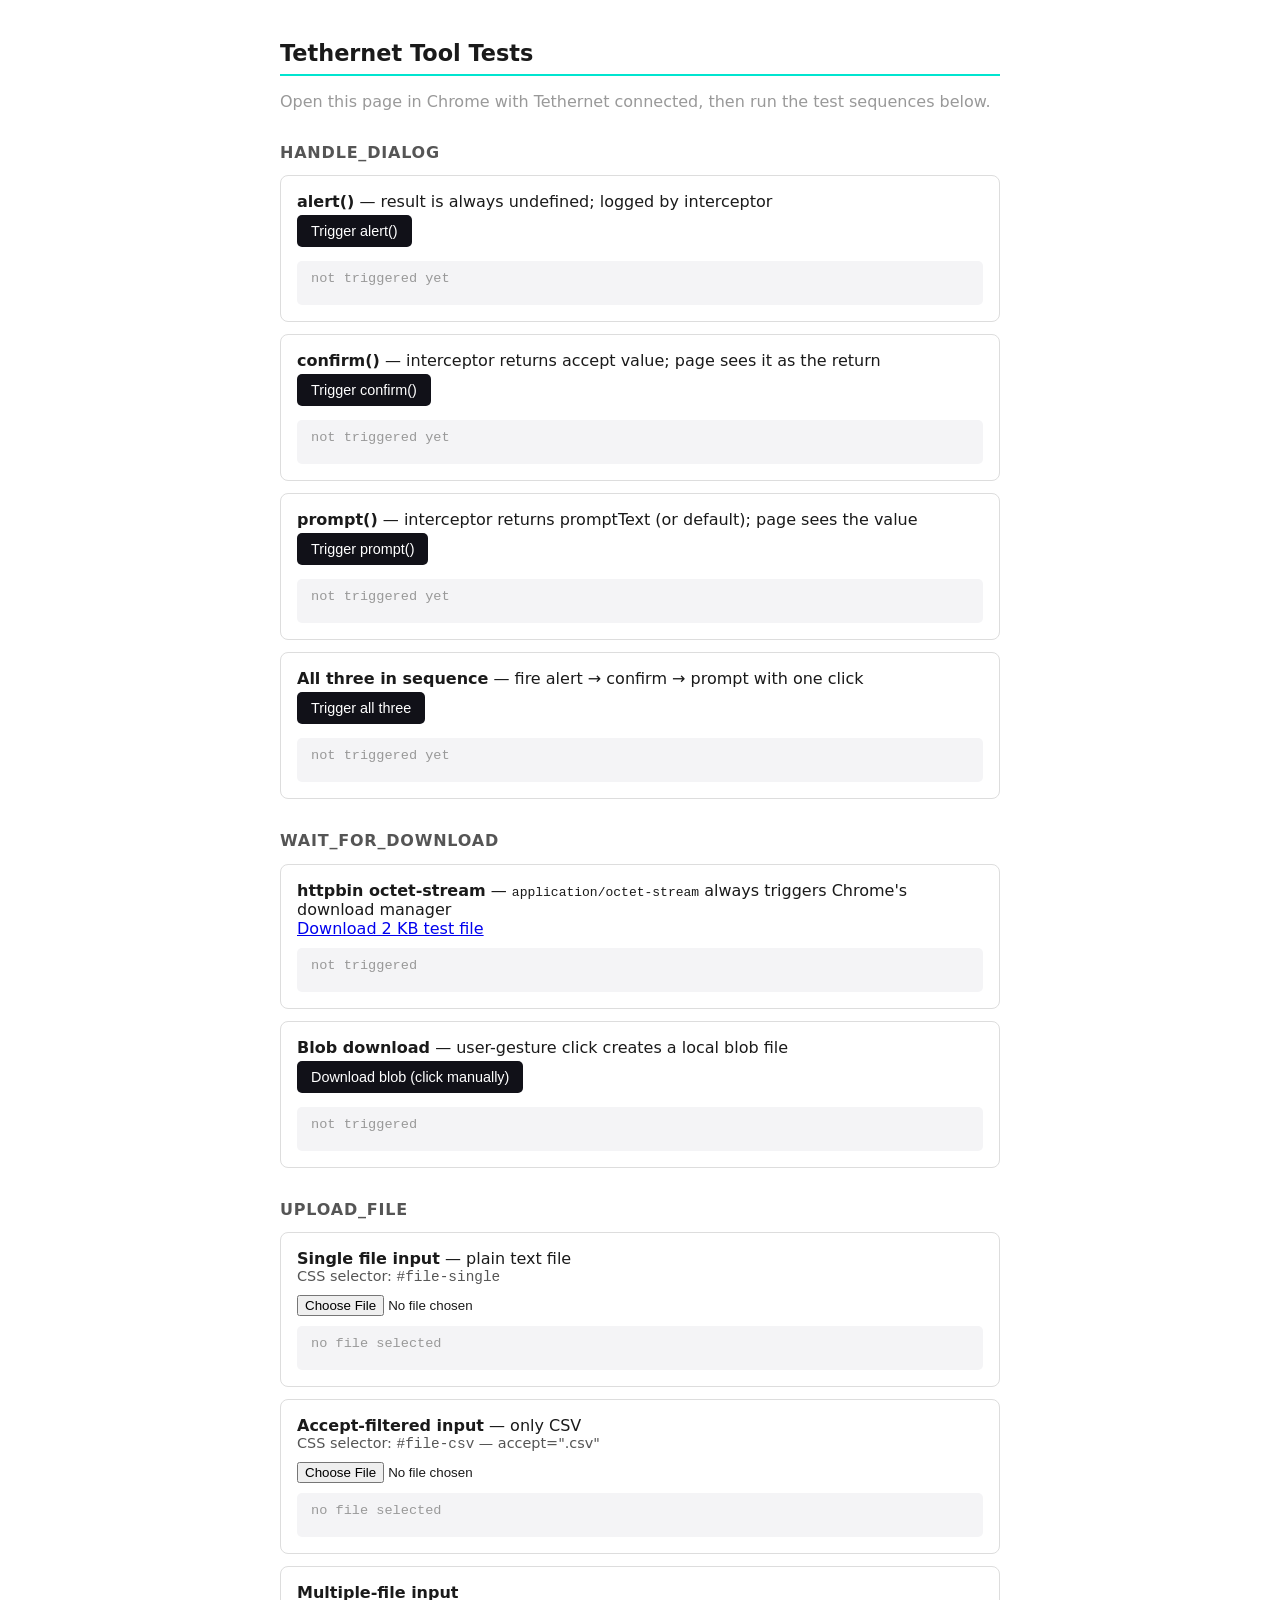
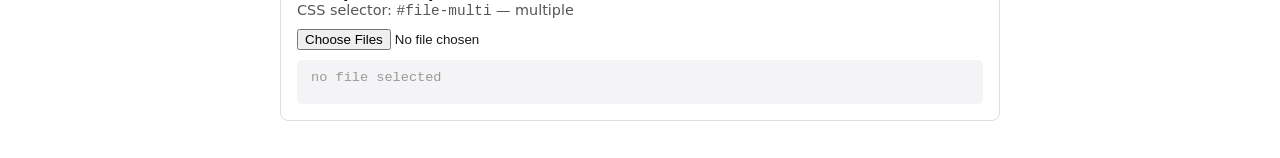
<file: test/tool-tests/index.html>
<!DOCTYPE html>
<html lang="en">
<head>
  <meta charset="UTF-8">
  <title>Tethernet Tool Tests</title>
  <style>
    body { font-family: system-ui, sans-serif; max-width: 720px; margin: 40px auto; padding: 0 20px; color: #1a1a1a; }
    h1 { font-size: 1.4rem; border-bottom: 2px solid #00e5d0; padding-bottom: 8px; }
    h2 { font-size: 1rem; margin-top: 2rem; color: #555; text-transform: uppercase; letter-spacing: .05em; }
    .card { border: 1px solid #ddd; border-radius: 8px; padding: 16px; margin: 12px 0; }
    button { background: #111118; color: #fff; border: none; border-radius: 5px; padding: 8px 14px; cursor: pointer; font-size: .9rem; margin: 4px 4px 4px 0; }
    button:hover { background: #333; }
    .result { background: #f4f4f6; border-radius: 5px; padding: 10px 14px; margin-top: 10px; font-family: monospace; font-size: .85rem; min-height: 24px; white-space: pre-wrap; word-break: break-all; }
    .ok   { color: #16a34a; font-weight: bold; }
    .err  { color: #dc2626; font-weight: bold; }
    .dim  { color: #999; }
    input[type=file] { display: block; margin: 10px 0; }
    label { font-size: .9rem; color: #555; display: block; margin-bottom: 4px; }
  </style>
</head>
<body>

<h1>Tethernet Tool Tests</h1>
<p class="dim">Open this page in Chrome with Tethernet connected, then run the test sequences below.</p>

<!-- ── DIALOG TESTS ─────────────────────────────────────────────── -->
<h2>handle_dialog</h2>

<div class="card">
  <strong>alert()</strong> — result is always undefined; logged by interceptor
  <br>
  <button onclick="triggerAlert()">Trigger alert()</button>
  <div class="result dim" id="alert-result">not triggered yet</div>
</div>

<div class="card">
  <strong>confirm()</strong> — interceptor returns accept value; page sees it as the return
  <br>
  <button onclick="triggerConfirm()">Trigger confirm()</button>
  <div class="result dim" id="confirm-result">not triggered yet</div>
</div>

<div class="card">
  <strong>prompt()</strong> — interceptor returns promptText (or default); page sees the value
  <br>
  <button onclick="triggerPrompt()">Trigger prompt()</button>
  <div class="result dim" id="prompt-result">not triggered yet</div>
</div>

<div class="card">
  <strong>All three in sequence</strong> — fire alert → confirm → prompt with one click
  <br>
  <button onclick="triggerAll()">Trigger all three</button>
  <div class="result dim" id="all-result">not triggered yet</div>
</div>

<!-- ── DOWNLOAD TESTS ─────────────────────────────────────────── -->
<h2>wait_for_download</h2>

<div class="card">
  <strong>httpbin octet-stream</strong> — <code>application/octet-stream</code> always triggers Chrome's download manager
  <br>
  <a id="download-link" href="https://httpbin.org/bytes/2048">Download 2 KB test file</a>
  <div class="result dim" id="download-result">not triggered</div>
</div>

<div class="card">
  <strong>Blob download</strong> — user-gesture click creates a local blob file
  <br>
  <button id="blob-download-btn" onclick="downloadBlob()">Download blob (click manually)</button>
  <div class="result dim" id="blob-result">not triggered</div>
</div>

<!-- ── FILE UPLOAD TESTS ───────────────────────────────────────── -->
<h2>upload_file</h2>

<div class="card">
  <strong>Single file input</strong> — plain text file
  <label for="file-single">CSS selector: <code>#file-single</code></label>
  <input type="file" id="file-single">
  <div class="result dim" id="file-single-result">no file selected</div>
</div>

<div class="card">
  <strong>Accept-filtered input</strong> — only CSV
  <label for="file-csv">CSS selector: <code>#file-csv</code> — accept=".csv"</label>
  <input type="file" id="file-csv" accept=".csv">
  <div class="result dim" id="file-csv-result">no file selected</div>
</div>

<div class="card">
  <strong>Multiple-file input</strong>
  <label for="file-multi">CSS selector: <code>#file-multi</code> — multiple</label>
  <input type="file" id="file-multi" multiple>
  <div class="result dim" id="file-multi-result">no file selected</div>
</div>

<script>
  /* ── Download helpers ── */
  document.getElementById('download-link').addEventListener('click', () => {
    document.getElementById('download-result').innerHTML = '<span class="ok">Link clicked — waiting for download...</span>';
  });

  function downloadBlob() {
    const content = 'Tethernet wait_for_download blob test\nTimestamp: ' + Date.now();
    const blob = new Blob([content], { type: 'text/plain' });
    const url = URL.createObjectURL(blob);
    const a = document.createElement('a');
    a.href = url;
    a.download = 'tethernet-blob-test.txt';
    document.body.appendChild(a);
    a.click();
    document.body.removeChild(a);
    URL.revokeObjectURL(url);
    document.getElementById('blob-result').innerHTML = '<span class="ok">Blob download triggered</span>';
  }

  /* ── Dialog helpers ── */
  function triggerAlert() {
    const msg = 'This is a test alert from Tethernet';
    alert(msg);
    document.getElementById('alert-result').innerHTML =
      `<span class="ok">alert() fired</span> — message: "${msg}"`;
  }

  function triggerConfirm() {
    const result = confirm('Do you want to proceed? (interceptor should return accept value)');
    document.getElementById('confirm-result').innerHTML =
      `<span class="${result ? 'ok' : 'err'}">confirm() returned: ${result}</span>`;
  }

  function triggerPrompt() {
    const result = prompt('Enter your name:', 'Default Value');
    document.getElementById('prompt-result').innerHTML = result === null
      ? '<span class="err">prompt() returned: null (dismissed)</span>'
      : `<span class="ok">prompt() returned: "${result}"</span>`;
  }

  function triggerAll() {
    alert('Step 1: alert');
    const c = confirm('Step 2: confirm — accept?');
    const p = prompt('Step 3: prompt — enter text:', 'default');
    document.getElementById('all-result').innerHTML =
      `alert fired | confirm→${c} | prompt→"${p}"`;
  }

  /* ── File upload helpers ── */
  function wireFileInput(inputId, resultId) {
    document.getElementById(inputId).addEventListener('change', function () {
      const files = Array.from(this.files);
      if (!files.length) {
        document.getElementById(resultId).innerHTML = '<span class="dim">no file selected</span>';
        return;
      }
      const readers = files.map(f => new Promise(resolve => {
        const r = new FileReader();
        r.onload = e => resolve({ name: f.name, size: f.size, type: f.type || '(none)', preview: e.target.result });
        r.readAsText(f);
      }));
      Promise.all(readers).then(results => {
        document.getElementById(resultId).innerHTML = results.map(r =>
          `<span class="ok">✓</span> <strong>${r.name}</strong> — ${r.size} bytes, type: ${r.type}\n` +
          `Preview: ${String(r.preview).slice(0, 120)}${r.preview.length > 120 ? '…' : ''}`
        ).join('\n\n');
      });
    });
  }

  wireFileInput('file-single', 'file-single-result');
  wireFileInput('file-csv', 'file-csv-result');
  wireFileInput('file-multi', 'file-multi-result');
</script>

</body>
</html>
</file>
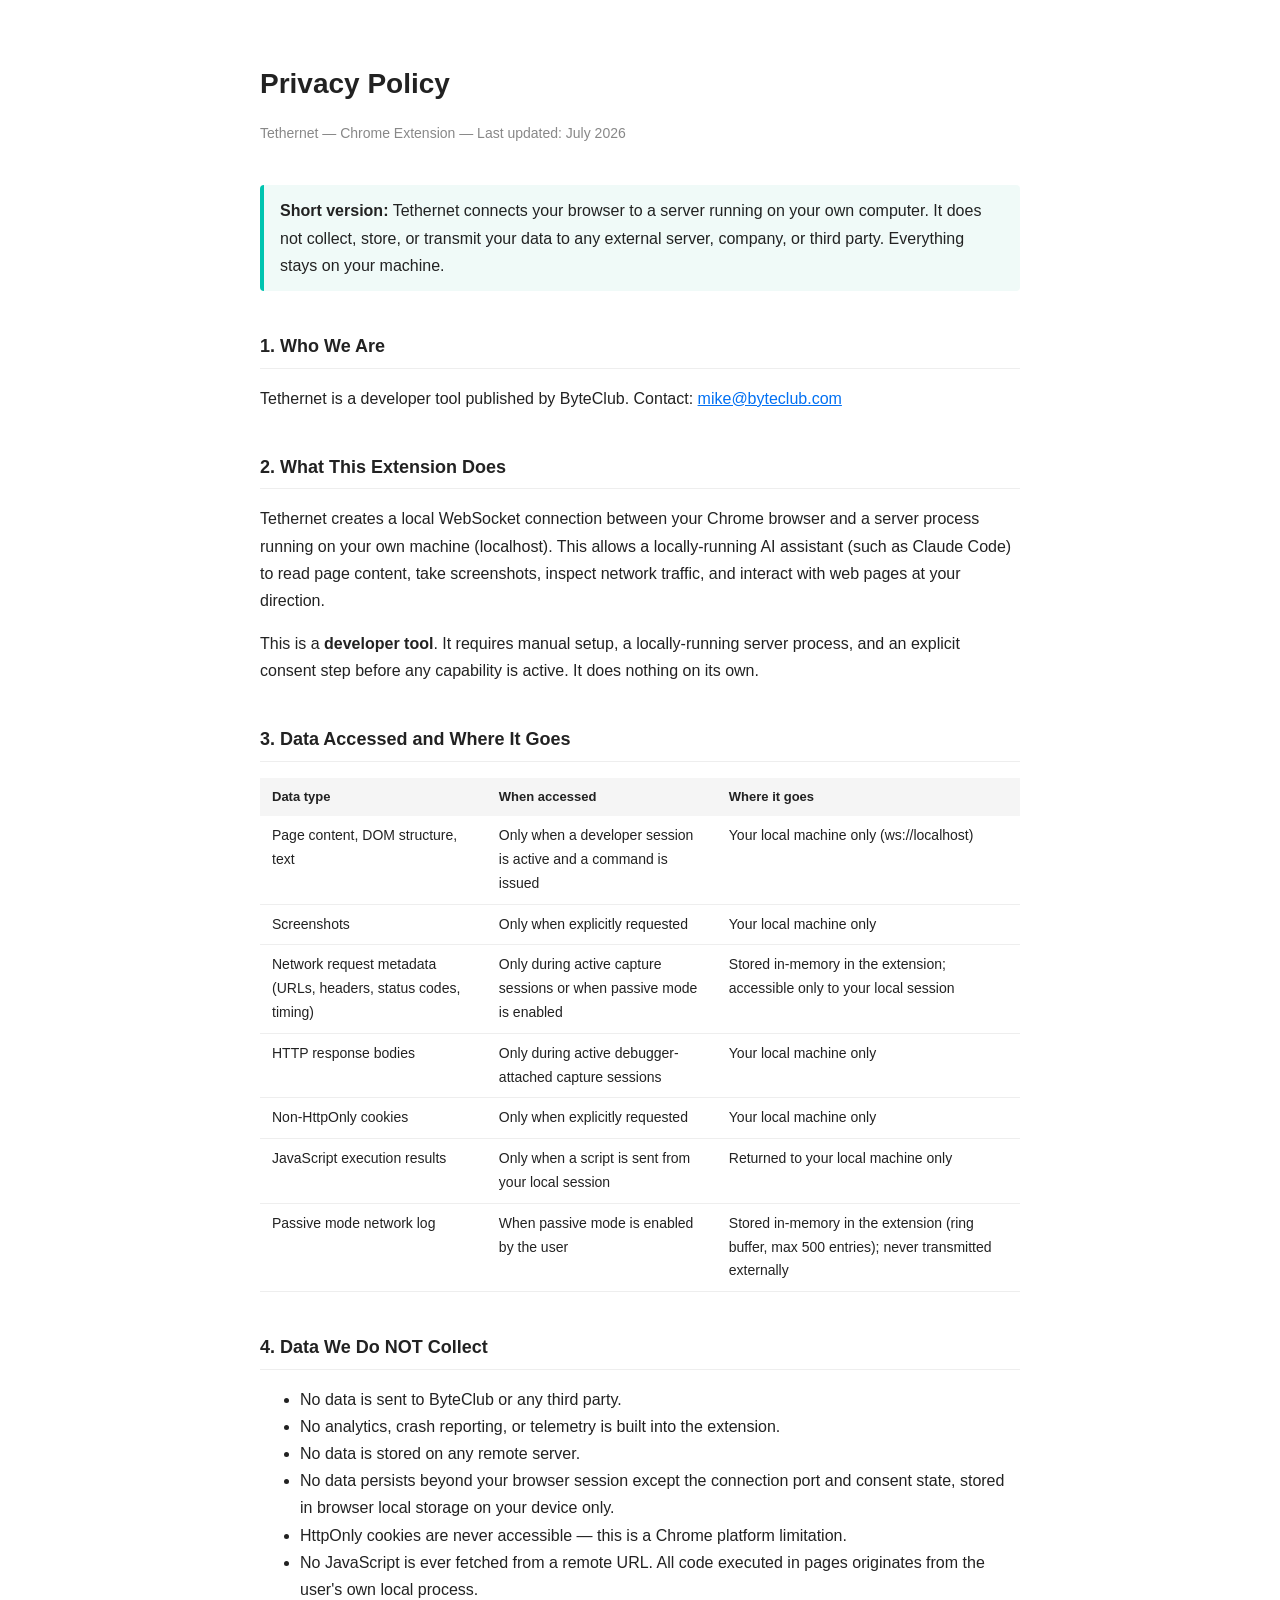
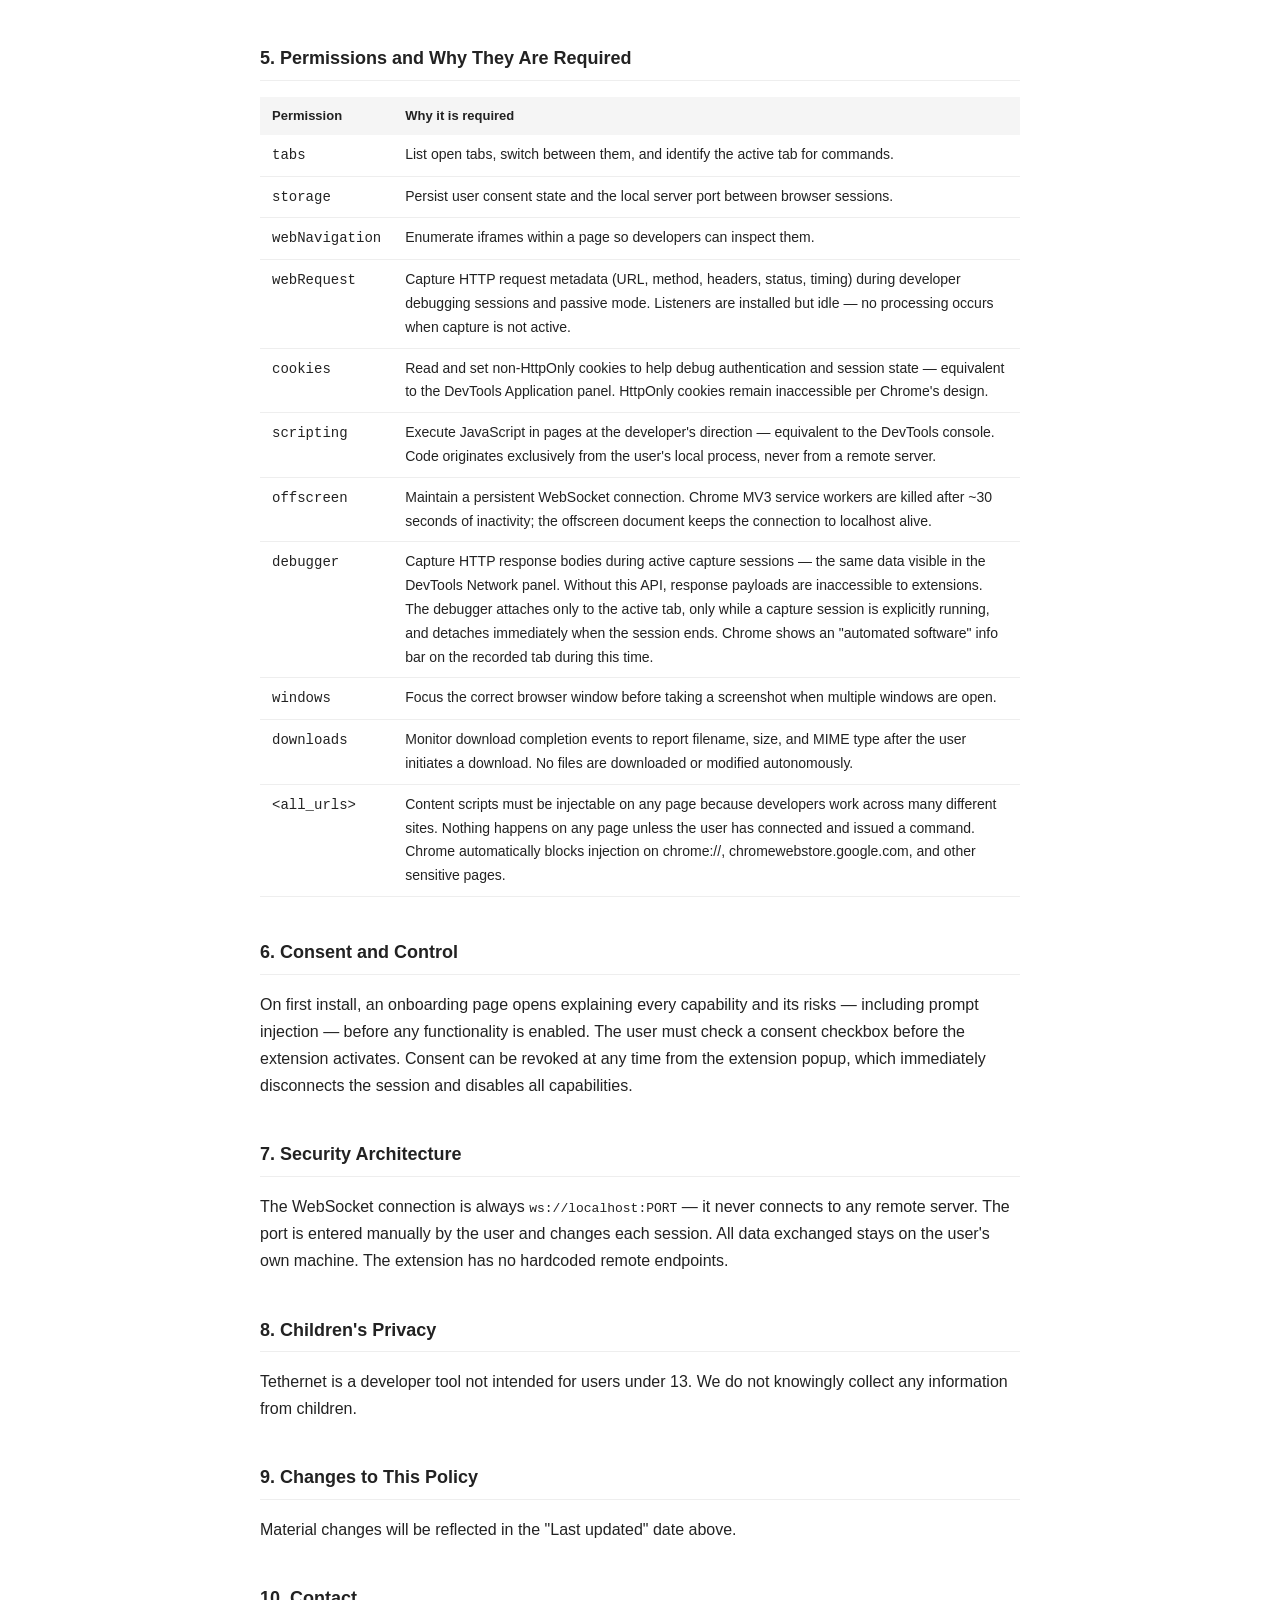
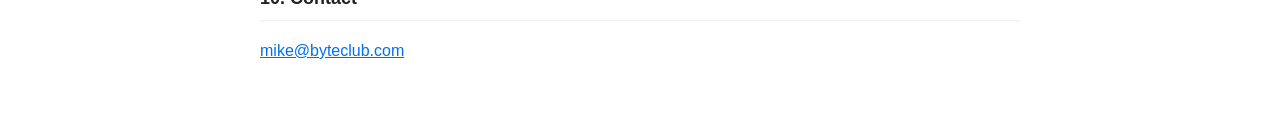
<file: privacy.html>
<!DOCTYPE html>
<html lang="en">
<head>
  <meta charset="UTF-8">
  <meta name="viewport" content="width=device-width, initial-scale=1.0">
  <title>Privacy Policy — Tethernet</title>
  <style>
    body { font-family: -apple-system, BlinkMacSystemFont, 'Segoe UI', sans-serif; max-width: 760px; margin: 60px auto; padding: 0 24px; color: #222; line-height: 1.7; }
    h1 { font-size: 28px; margin-bottom: 4px; }
    h2 { font-size: 18px; margin-top: 40px; border-bottom: 1px solid #eee; padding-bottom: 6px; }
    .meta { color: #888; font-size: 14px; margin-bottom: 40px; }
    table { width: 100%; border-collapse: collapse; margin: 16px 0; }
    th { text-align: left; padding: 8px 12px; background: #f5f5f5; font-size: 13px; }
    td { padding: 8px 12px; border-bottom: 1px solid #eee; font-size: 14px; vertical-align: top; }
    .highlight { background: #f0faf8; border-left: 4px solid #00c4b0; padding: 12px 16px; border-radius: 4px; margin: 20px 0; }
    a { color: #0070f3; }
  </style>
</head>
<body>

<h1>Privacy Policy</h1>
<p class="meta">Tethernet — Chrome Extension &mdash; Last updated: July 2026</p>

<div class="highlight">
  <strong>Short version:</strong> Tethernet connects your browser to a server running on your own computer. It does not collect, store, or transmit your data to any external server, company, or third party. Everything stays on your machine.
</div>

<h2>1. Who We Are</h2>
<p>Tethernet is a developer tool published by ByteClub. Contact: <a href="mailto:mike@byteclub.com">mike@byteclub.com</a></p>

<h2>2. What This Extension Does</h2>
<p>Tethernet creates a local WebSocket connection between your Chrome browser and a server process running on your own machine (localhost). This allows a locally-running AI assistant (such as Claude Code) to read page content, take screenshots, inspect network traffic, and interact with web pages at your direction.</p>
<p>This is a <strong>developer tool</strong>. It requires manual setup, a locally-running server process, and an explicit consent step before any capability is active. It does nothing on its own.</p>

<h2>3. Data Accessed and Where It Goes</h2>
<table>
  <tr><th>Data type</th><th>When accessed</th><th>Where it goes</th></tr>
  <tr><td>Page content, DOM structure, text</td><td>Only when a developer session is active and a command is issued</td><td>Your local machine only (ws://localhost)</td></tr>
  <tr><td>Screenshots</td><td>Only when explicitly requested</td><td>Your local machine only</td></tr>
  <tr><td>Network request metadata (URLs, headers, status codes, timing)</td><td>Only during active capture sessions or when passive mode is enabled</td><td>Stored in-memory in the extension; accessible only to your local session</td></tr>
  <tr><td>HTTP response bodies</td><td>Only during active debugger-attached capture sessions</td><td>Your local machine only</td></tr>
  <tr><td>Non-HttpOnly cookies</td><td>Only when explicitly requested</td><td>Your local machine only</td></tr>
  <tr><td>JavaScript execution results</td><td>Only when a script is sent from your local session</td><td>Returned to your local machine only</td></tr>
  <tr><td>Passive mode network log</td><td>When passive mode is enabled by the user</td><td>Stored in-memory in the extension (ring buffer, max 500 entries); never transmitted externally</td></tr>
</table>

<h2>4. Data We Do NOT Collect</h2>
<ul>
  <li>No data is sent to ByteClub or any third party.</li>
  <li>No analytics, crash reporting, or telemetry is built into the extension.</li>
  <li>No data is stored on any remote server.</li>
  <li>No data persists beyond your browser session except the connection port and consent state, stored in browser local storage on your device only.</li>
  <li>HttpOnly cookies are never accessible — this is a Chrome platform limitation.</li>
  <li>No JavaScript is ever fetched from a remote URL. All code executed in pages originates from the user's own local process.</li>
</ul>

<h2>5. Permissions and Why They Are Required</h2>
<table>
  <tr><th>Permission</th><th>Why it is required</th></tr>
  <tr><td><code>tabs</code></td><td>List open tabs, switch between them, and identify the active tab for commands.</td></tr>
  <tr><td><code>storage</code></td><td>Persist user consent state and the local server port between browser sessions.</td></tr>
  <tr><td><code>webNavigation</code></td><td>Enumerate iframes within a page so developers can inspect them.</td></tr>
  <tr><td><code>webRequest</code></td><td>Capture HTTP request metadata (URL, method, headers, status, timing) during developer debugging sessions and passive mode. Listeners are installed but idle — no processing occurs when capture is not active.</td></tr>
  <tr><td><code>cookies</code></td><td>Read and set non-HttpOnly cookies to help debug authentication and session state — equivalent to the DevTools Application panel. HttpOnly cookies remain inaccessible per Chrome's design.</td></tr>
  <tr><td><code>scripting</code></td><td>Execute JavaScript in pages at the developer's direction — equivalent to the DevTools console. Code originates exclusively from the user's local process, never from a remote server.</td></tr>
  <tr><td><code>offscreen</code></td><td>Maintain a persistent WebSocket connection. Chrome MV3 service workers are killed after ~30 seconds of inactivity; the offscreen document keeps the connection to localhost alive.</td></tr>
  <tr><td><code>debugger</code></td><td>Capture HTTP response bodies during active capture sessions — the same data visible in the DevTools Network panel. Without this API, response payloads are inaccessible to extensions. The debugger attaches only to the active tab, only while a capture session is explicitly running, and detaches immediately when the session ends. Chrome shows an "automated software" info bar on the recorded tab during this time.</td></tr>
  <tr><td><code>windows</code></td><td>Focus the correct browser window before taking a screenshot when multiple windows are open.</td></tr>
  <tr><td><code>downloads</code></td><td>Monitor download completion events to report filename, size, and MIME type after the user initiates a download. No files are downloaded or modified autonomously.</td></tr>
  <tr><td><code>&lt;all_urls&gt;</code></td><td>Content scripts must be injectable on any page because developers work across many different sites. Nothing happens on any page unless the user has connected and issued a command. Chrome automatically blocks injection on chrome://, chromewebstore.google.com, and other sensitive pages.</td></tr>
</table>

<h2>6. Consent and Control</h2>
<p>On first install, an onboarding page opens explaining every capability and its risks — including prompt injection — before any functionality is enabled. The user must check a consent checkbox before the extension activates. Consent can be revoked at any time from the extension popup, which immediately disconnects the session and disables all capabilities.</p>

<h2>7. Security Architecture</h2>
<p>The WebSocket connection is always <code>ws://localhost:PORT</code> — it never connects to any remote server. The port is entered manually by the user and changes each session. All data exchanged stays on the user's own machine. The extension has no hardcoded remote endpoints.</p>

<h2>8. Children's Privacy</h2>
<p>Tethernet is a developer tool not intended for users under 13. We do not knowingly collect any information from children.</p>

<h2>9. Changes to This Policy</h2>
<p>Material changes will be reflected in the "Last updated" date above.</p>

<h2>10. Contact</h2>
<p><a href="mailto:mike@byteclub.com">mike@byteclub.com</a></p>

</body>
</html>
</file>
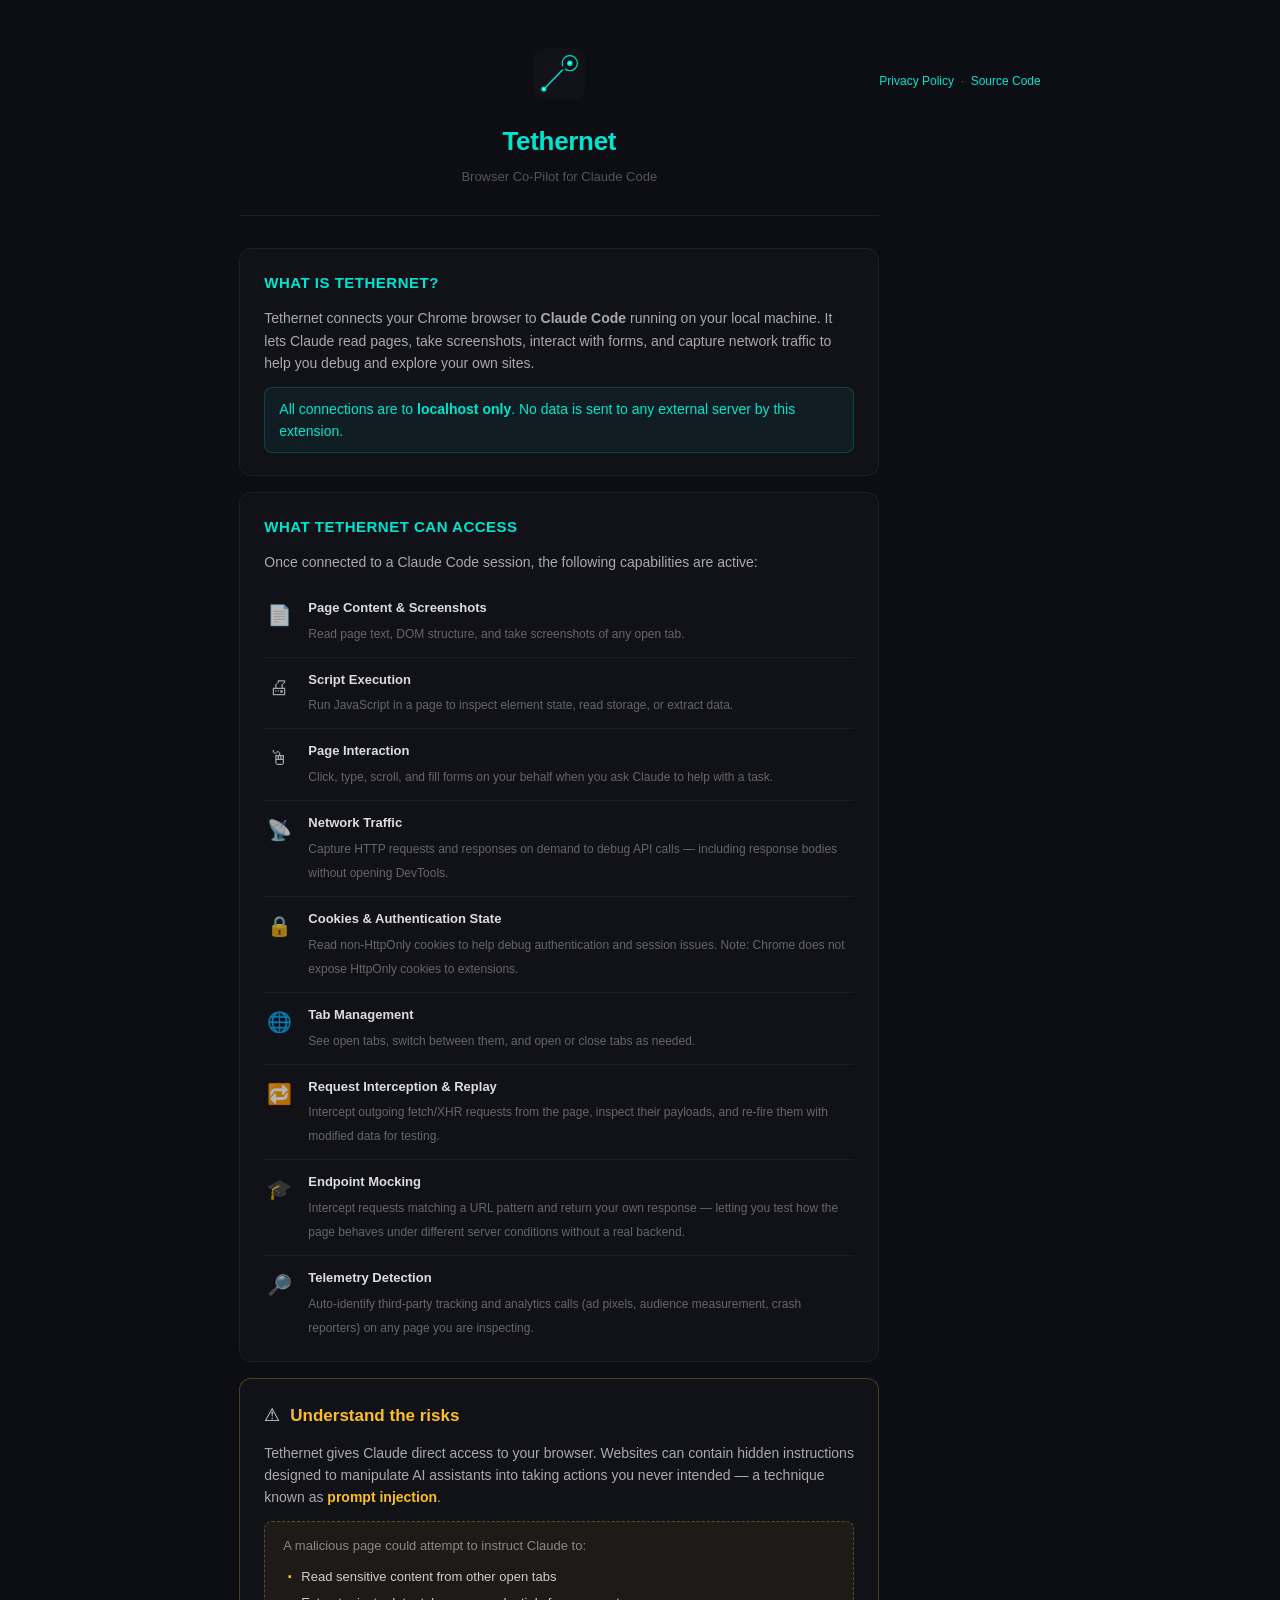
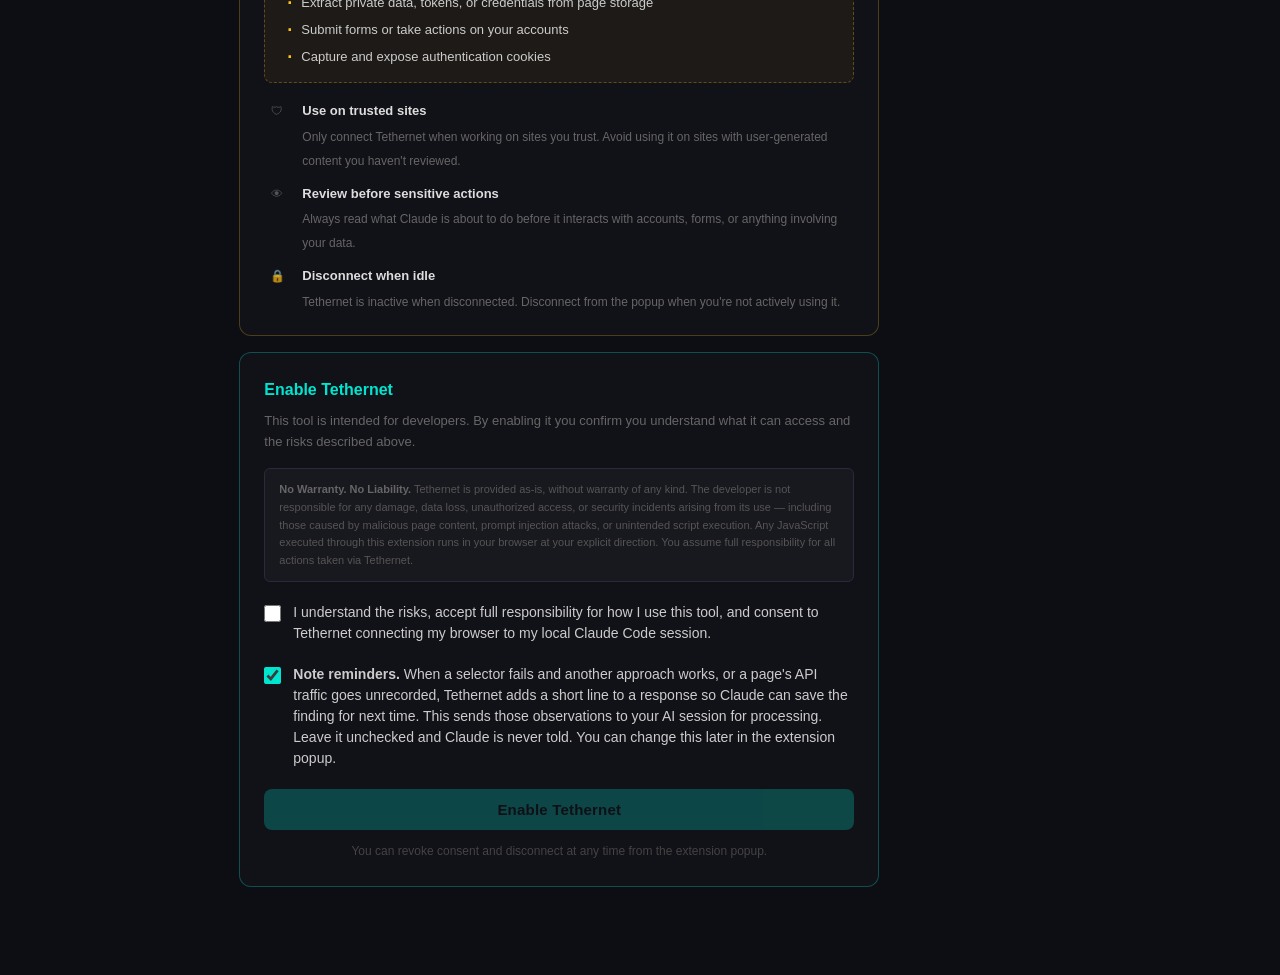
<file: onboarding/onboarding.html>
<!DOCTYPE html>
<html lang="en">
<head>
  <meta charset="UTF-8">
  <meta name="viewport" content="width=device-width, initial-scale=1.0">
  <title>Tethernet — Setup</title>
  <link rel="stylesheet" href="onboarding.css">
</head>
<body>
  <div class="container">

    <div class="header">
      <svg width="52" height="52" viewBox="0 0 96 96" fill="none" xmlns="http://www.w3.org/2000/svg">
        <rect width="96" height="96" rx="20" fill="#111118"/>
        <ellipse cx="68" cy="28" rx="14" ry="14" stroke="#00E5D0" stroke-width="2.2" fill="none"/>
        <line x1="20" y1="76" x2="57" y2="38" stroke="#00E5D0" stroke-width="2.5" stroke-linecap="round"/>
        <circle cx="56.5" cy="36.5" r="3.5" fill="#111118"/>
        <circle cx="20" cy="76" r="6" fill="#00E5D0" opacity="0.2"/>
        <circle cx="20" cy="76" r="4.5" fill="#00E5D0"/>
        <circle cx="20" cy="76" r="2" fill="#80FFF0"/>
        <circle cx="68" cy="28" r="5" fill="#00E5D0"/>
        <circle cx="68" cy="28" r="2.2" fill="#80FFF0"/>
      </svg>
      <h1>Tethernet</h1>
      <p class="subtitle">Browser Co-Pilot for Claude Code</p>
    </div>

    <div class="section">
      <h2>What is Tethernet?</h2>
      <p>Tethernet connects your Chrome browser to <strong>Claude Code</strong> running on your local machine. It lets Claude read pages, take screenshots, interact with forms, and capture network traffic to help you debug and explore your own sites.</p>
      <p class="highlight">All connections are to <strong>localhost only</strong>. No data is sent to any external server by this extension.</p>
    </div>

    <div class="section">
      <h2>What Tethernet Can Access</h2>
      <p>Once connected to a Claude Code session, the following capabilities are active:</p>

      <div class="capability">
        <div class="cap-icon">&#128196;</div>
        <div>
          <strong>Page Content &amp; Screenshots</strong>
          <span>Read page text, DOM structure, and take screenshots of any open tab.</span>
        </div>
      </div>

      <div class="capability">
        <div class="cap-icon">&#128424;</div>
        <div>
          <strong>Script Execution</strong>
          <span>Run JavaScript in a page to inspect element state, read storage, or extract data.</span>
        </div>
      </div>

      <div class="capability">
        <div class="cap-icon">&#128433;</div>
        <div>
          <strong>Page Interaction</strong>
          <span>Click, type, scroll, and fill forms on your behalf when you ask Claude to help with a task.</span>
        </div>
      </div>

      <div class="capability">
        <div class="cap-icon">&#128225;</div>
        <div>
          <strong>Network Traffic</strong>
          <span>Capture HTTP requests and responses on demand to debug API calls — including response bodies without opening DevTools.</span>
        </div>
      </div>

      <div class="capability">
        <div class="cap-icon">&#128274;</div>
        <div>
          <strong>Cookies &amp; Authentication State</strong>
          <span>Read non-HttpOnly cookies to help debug authentication and session issues. Note: Chrome does not expose HttpOnly cookies to extensions.</span>
        </div>
      </div>

      <div class="capability">
        <div class="cap-icon">&#127760;</div>
        <div>
          <strong>Tab Management</strong>
          <span>See open tabs, switch between them, and open or close tabs as needed.</span>
        </div>
      </div>

      <div class="capability">
        <div class="cap-icon">&#128257;</div>
        <div>
          <strong>Request Interception &amp; Replay</strong>
          <span>Intercept outgoing fetch/XHR requests from the page, inspect their payloads, and re-fire them with modified data for testing.</span>
        </div>
      </div>

      <div class="capability">
        <div class="cap-icon">&#127891;</div>
        <div>
          <strong>Endpoint Mocking</strong>
          <span>Intercept requests matching a URL pattern and return your own response — letting you test how the page behaves under different server conditions without a real backend.</span>
        </div>
      </div>

      <div class="capability">
        <div class="cap-icon">&#128270;</div>
        <div>
          <strong>Telemetry Detection</strong>
          <span>Auto-identify third-party tracking and analytics calls (ad pixels, audience measurement, crash reporters) on any page you are inspecting.</span>
        </div>
      </div>
    </div>

    <div class="section risk-section">
      <div class="risk-heading">
        <span class="risk-icon">&#9888;</span>
        <h2>Understand the risks</h2>
      </div>
      <p class="risk-intro">Tethernet gives Claude direct access to your browser. Websites can contain hidden instructions designed to manipulate AI assistants into taking actions you never intended — a technique known as <strong>prompt injection</strong>.</p>

      <div class="risk-box">
        <p>A malicious page could attempt to instruct Claude to:</p>
        <ul>
          <li>Read sensitive content from other open tabs</li>
          <li>Extract private data, tokens, or credentials from page storage</li>
          <li>Submit forms or take actions on your accounts</li>
          <li>Capture and expose authentication cookies</li>
        </ul>
      </div>

      <div class="safe-tips">
        <div class="safe-tip">
          <span class="tip-icon">&#128737;</span>
          <div>
            <strong>Use on trusted sites</strong>
            <span>Only connect Tethernet when working on sites you trust. Avoid using it on sites with user-generated content you haven't reviewed.</span>
          </div>
        </div>
        <div class="safe-tip">
          <span class="tip-icon">&#128065;</span>
          <div>
            <strong>Review before sensitive actions</strong>
            <span>Always read what Claude is about to do before it interacts with accounts, forms, or anything involving your data.</span>
          </div>
        </div>
        <div class="safe-tip">
          <span class="tip-icon">&#128274;</span>
          <div>
            <strong>Disconnect when idle</strong>
            <span>Tethernet is inactive when disconnected. Disconnect from the popup when you're not actively using it.</span>
          </div>
        </div>
      </div>
    </div>

    <div class="consent-section">
      <h2>Enable Tethernet</h2>
      <p class="consent-intro">This tool is intended for developers. By enabling it you confirm you understand what it can access and the risks described above.</p>

      <div class="disclaimer-box">
        <p><strong>No Warranty. No Liability.</strong> Tethernet is provided as-is, without warranty of any kind. The developer is not responsible for any damage, data loss, unauthorized access, or security incidents arising from its use — including those caused by malicious page content, prompt injection attacks, or unintended script execution. Any JavaScript executed through this extension runs in your browser at your explicit direction. You assume full responsibility for all actions taken via Tethernet.</p>
      </div>

      <label class="checkbox-label">
        <input type="checkbox" id="consent-checkbox">
        <span>I understand the risks, accept full responsibility for how I use this tool, and consent to Tethernet connecting my browser to my local Claude Code session.</span>
      </label>

      <label class="checkbox-label">
        <input type="checkbox" id="hints-checkbox" checked>
        <span><strong>Note reminders.</strong> When a selector fails and another approach
        works, or a page's API traffic goes unrecorded, Tethernet adds a short line to a
        response so Claude can save the finding for next time. This sends those
        observations to your AI session for processing. Leave it unchecked and Claude is
        never told. You can change this later in the extension popup.</span>
      </label>

      <button id="enable-btn" class="enable-btn" disabled>Enable Tethernet</button>
      <p class="revoke-note">You can revoke consent and disconnect at any time from the extension popup.</p>
    </div>

  </div>
  <footer style="text-align:center;padding:24px 0 16px;font-size:12px;color:#555;">
    <a href="https://drbenedictporkins.github.io/tethernet/privacy.html" target="_blank" style="color:#00E5D0;text-decoration:none;">Privacy Policy</a>
    &nbsp;·&nbsp;
    <a href="https://github.com/DrBenedictPorkins/tethernet" target="_blank" style="color:#00E5D0;text-decoration:none;">Source Code</a>
  </footer>
  <script src="onboarding.js"></script>
</body>
</html>
</file>
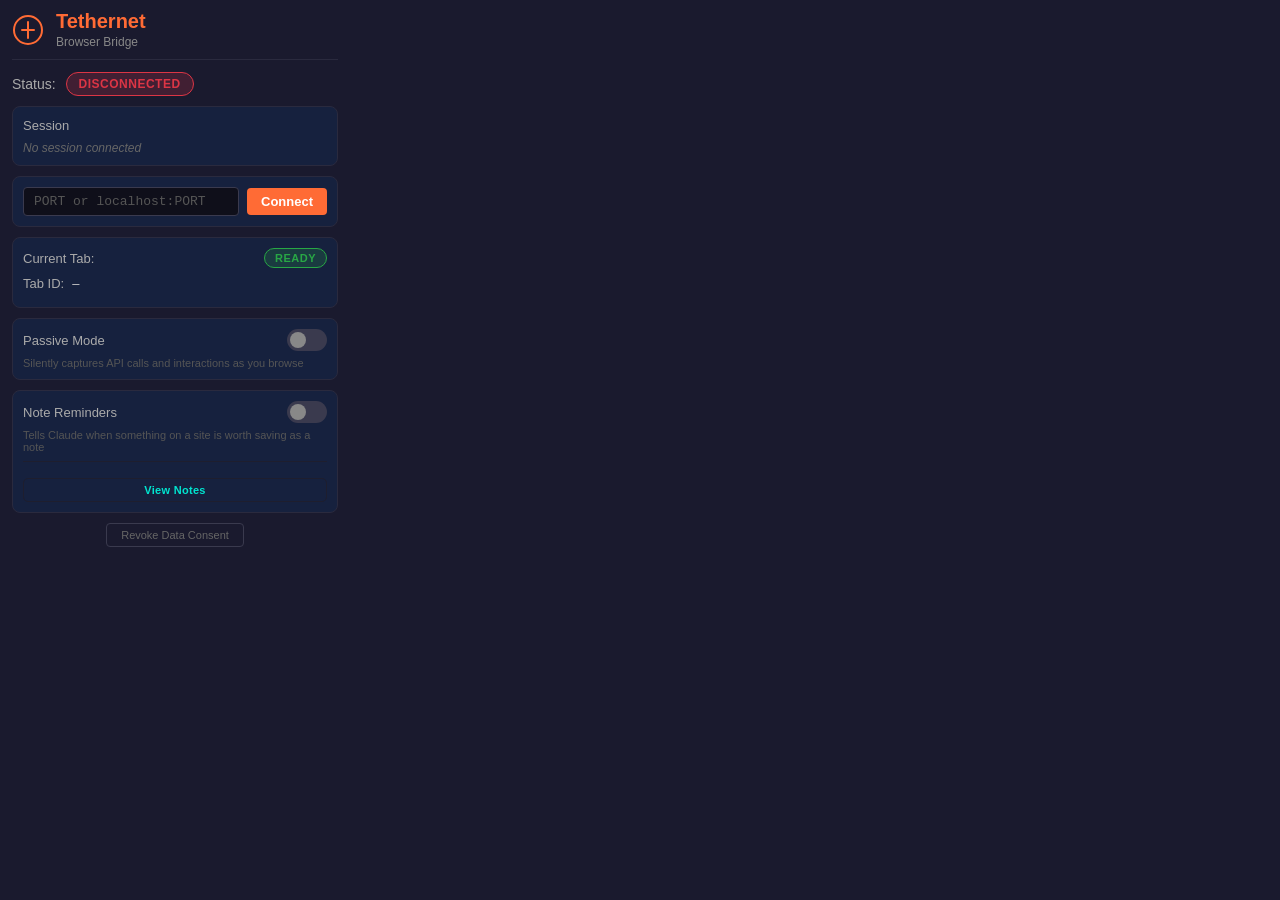
<file: popup/popup.html>
<!DOCTYPE html>
<html lang="en">
<head>
  <meta charset="UTF-8">
  <meta name="viewport" content="width=device-width, initial-scale=1.0">
  <title>Tethernet</title>
  <link rel="stylesheet" href="popup.css">
</head>
<body>
  <div class="container">
    <div class="header">
      <div class="logo">
        <svg width="32" height="32" viewBox="0 0 32 32" fill="none" xmlns="http://www.w3.org/2000/svg">
          <circle cx="16" cy="16" r="14" stroke="#ff6b35" stroke-width="2"/>
          <path d="M16 8 L16 24 M10 16 L22 16" stroke="#ff6b35" stroke-width="2" stroke-linecap="round"/>
        </svg>
      </div>
      <div class="title">
        <h1>Tethernet</h1>
        <p class="subtitle">Browser Bridge</p>
      </div>
    </div>

    <!-- Shown when consent NOT granted -->
    <div id="consent-required" class="consent-required hidden">
      <div class="consent-prompt">
        <p class="consent-title">Tethernet is not enabled</p>
        <p class="consent-desc">Before using Tethernet, you must review and accept the data access permissions.</p>
        <button id="open-onboarding" class="enable-btn">Review &amp; Enable</button>
      </div>
    </div>

    <!-- Shown when consent IS granted -->
    <div id="main-ui">
      <div class="status-section">
        <div class="status-row">
          <div class="status-label">Status:</div>
          <div id="status" class="status-badge disconnected">Disconnected</div>
        </div>
        <div id="connection-time" class="connection-time hidden"></div>
      </div>

      <div class="session-section">
        <div class="session-header">
          <span class="info-label">Session</span>
        </div>
        <div id="session-info" class="session-info">
          <span class="session-none">No session connected</span>
        </div>
      </div>

      <div class="connect-section">
        <div class="connect-form">
          <input type="text" id="server-hostport" class="hostport-input"
                 placeholder="PORT or localhost:PORT" autocomplete="off" spellcheck="false"/>
          <button id="connect-btn" class="connect-btn">Connect</button>
        </div>
        <button id="disconnect-btn" class="disconnect-btn hidden">Disconnect</button>
      </div>

      <div class="tab-section">
        <div class="tab-header">
          <span class="info-label">Current Tab:</span>
          <span id="tab-status" class="tab-badge ready">Ready</span>
        </div>
        <div class="tab-id-row">
          <span class="info-label">Tab ID:</span>
          <span id="tab-id-value" class="tab-id-value">—</span>
        </div>
        <div id="tab-info" class="tab-info"></div>
        <div id="reload-notice" class="reload-notice hidden">
          <span>Content script not loaded</span>
          <button id="reload-btn" class="reload-btn">Reload Page</button>
        </div>
      </div>

      <div class="passive-section">
        <div class="passive-row">
          <span class="info-label">Passive Mode</span>
          <div class="passive-controls">
            <span id="passive-count" class="passive-count hidden"></span>
            <label class="toggle">
              <input type="checkbox" id="passive-toggle" />
              <span class="toggle-slider"></span>
            </label>
          </div>
        </div>
        <div class="passive-hint">Silently captures API calls and interactions as you browse</div>
        <button id="passive-report-btn" class="passive-report-btn hidden">View Report</button>
      </div>

      <div id="hints-section" class="passive-section">
        <div class="passive-row">
          <span class="info-label">Note Reminders</span>
          <div class="passive-controls">
            <label class="toggle">
              <input type="checkbox" id="hints-toggle" />
              <span class="toggle-slider"></span>
            </label>
          </div>
        </div>
        <div class="passive-hint">Tells Claude when something on a site is worth saving as a note</div>
        <div id="site-notes" class="site-notes"></div>
        <button id="notes-report-btn" class="passive-report-btn">View Notes</button>
      </div>

      <div class="consent-granted-section">
        <button id="revoke-consent-btn" class="revoke-consent-btn">Revoke Data Consent</button>
      </div>
    </div>


  </div>

  <script src="popup.js"></script>
</body>
</html>
</file>
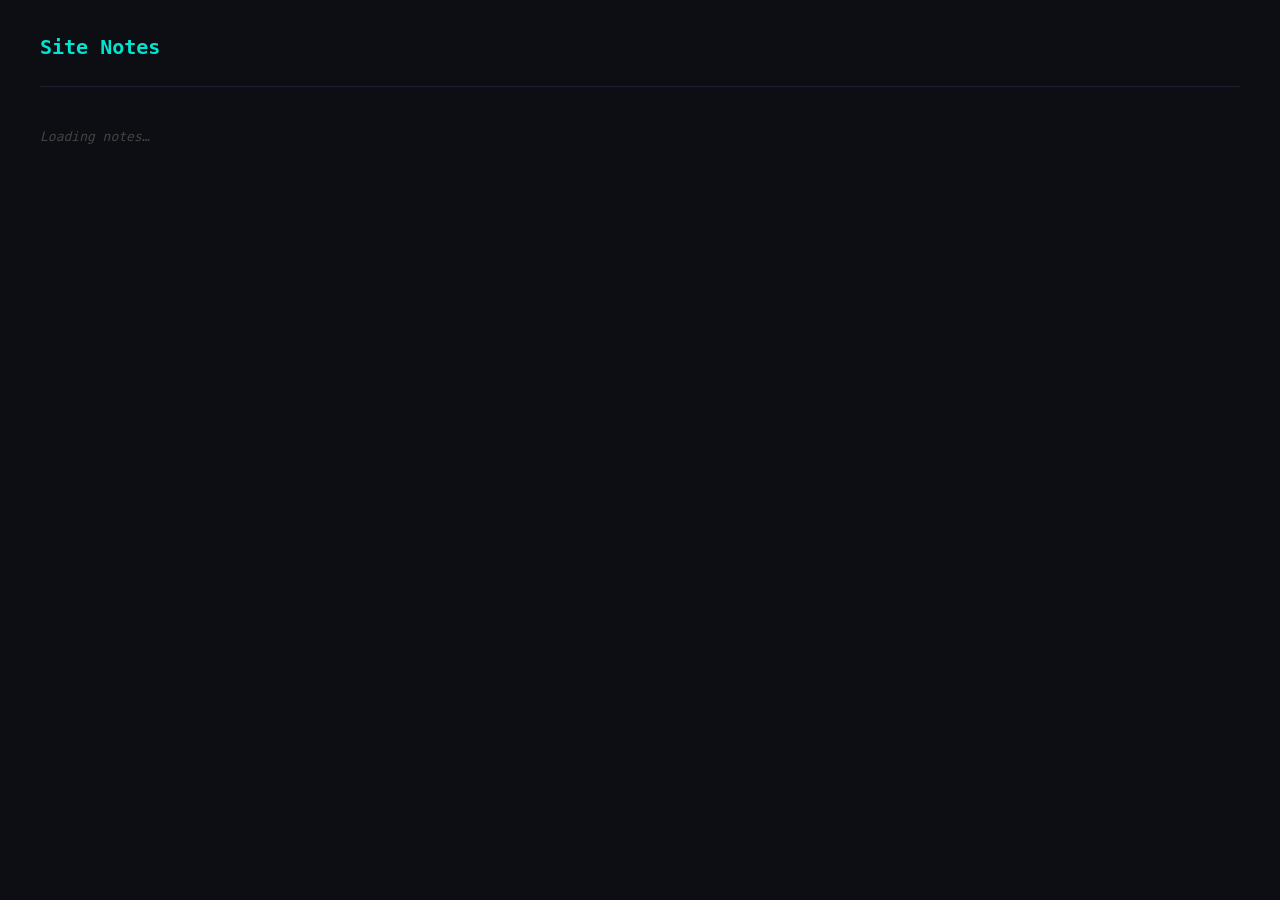
<file: report/notes.html>
<!DOCTYPE html>
<html lang="en">
<head>
  <meta charset="UTF-8">
  <title>Site Notes — Tethernet</title>
  <link rel="stylesheet" href="report.css">
  <link rel="stylesheet" href="notes.css">
</head>
<body>
  <div class="container">
    <div class="header">
      <h1>Site Notes</h1>
      <div id="meta" class="meta"></div>
    </div>
    <div id="content">
      <div class="loading">Loading notes…</div>
    </div>
  </div>
  <script src="notes.js"></script>
</body>
</html>
</file>
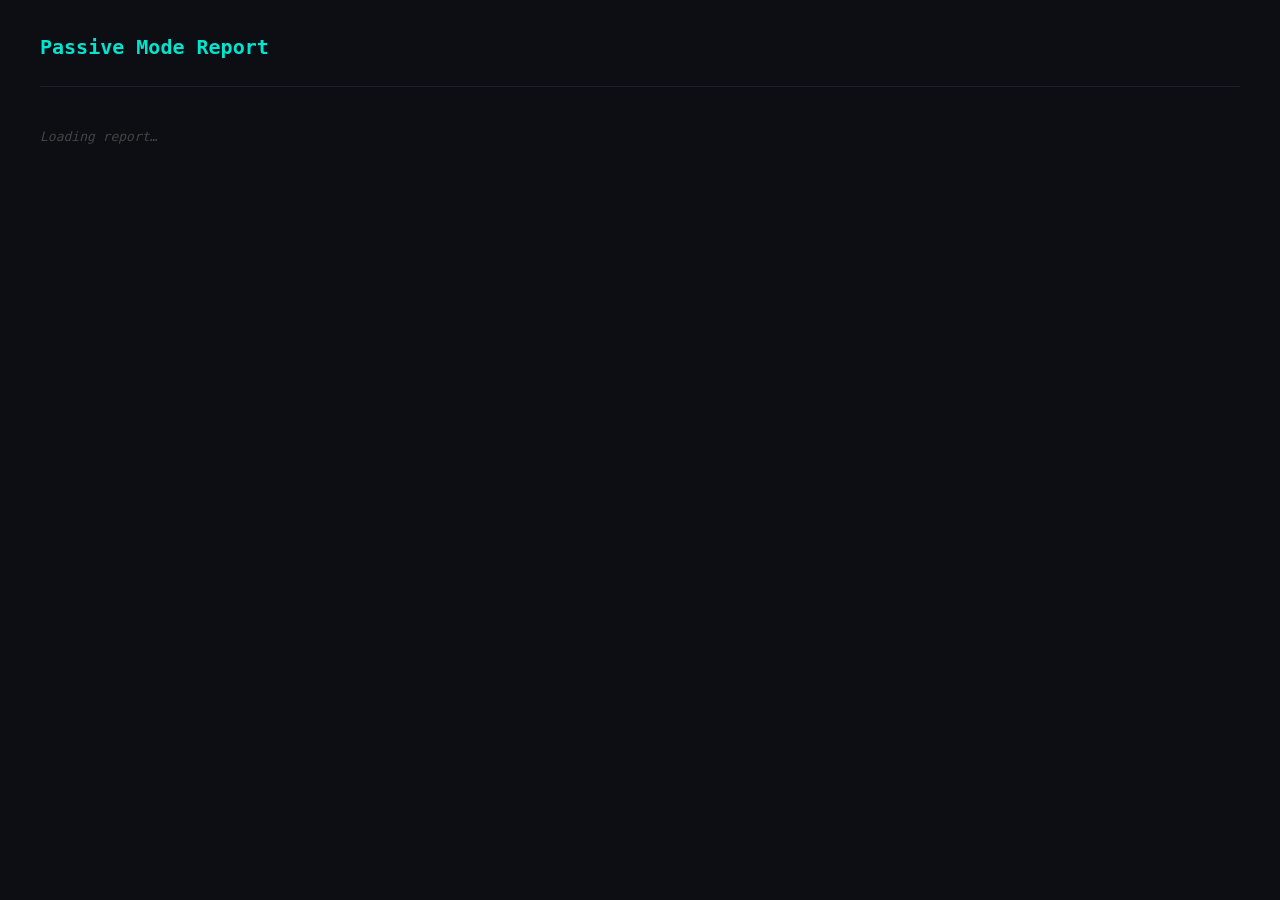
<file: report/report.html>
<!DOCTYPE html>
<html lang="en">
<head>
  <meta charset="UTF-8">
  <title>Passive Mode Report — Tethernet</title>
  <link rel="stylesheet" href="report.css">
</head>
<body>
  <div class="container">
    <div class="header">
      <h1>Passive Mode Report</h1>
      <div id="meta" class="meta"></div>
    </div>
    <div id="content">
      <div class="loading">Loading report…</div>
    </div>
  </div>
  <script src="report.js"></script>
</body>
</html>
</file>
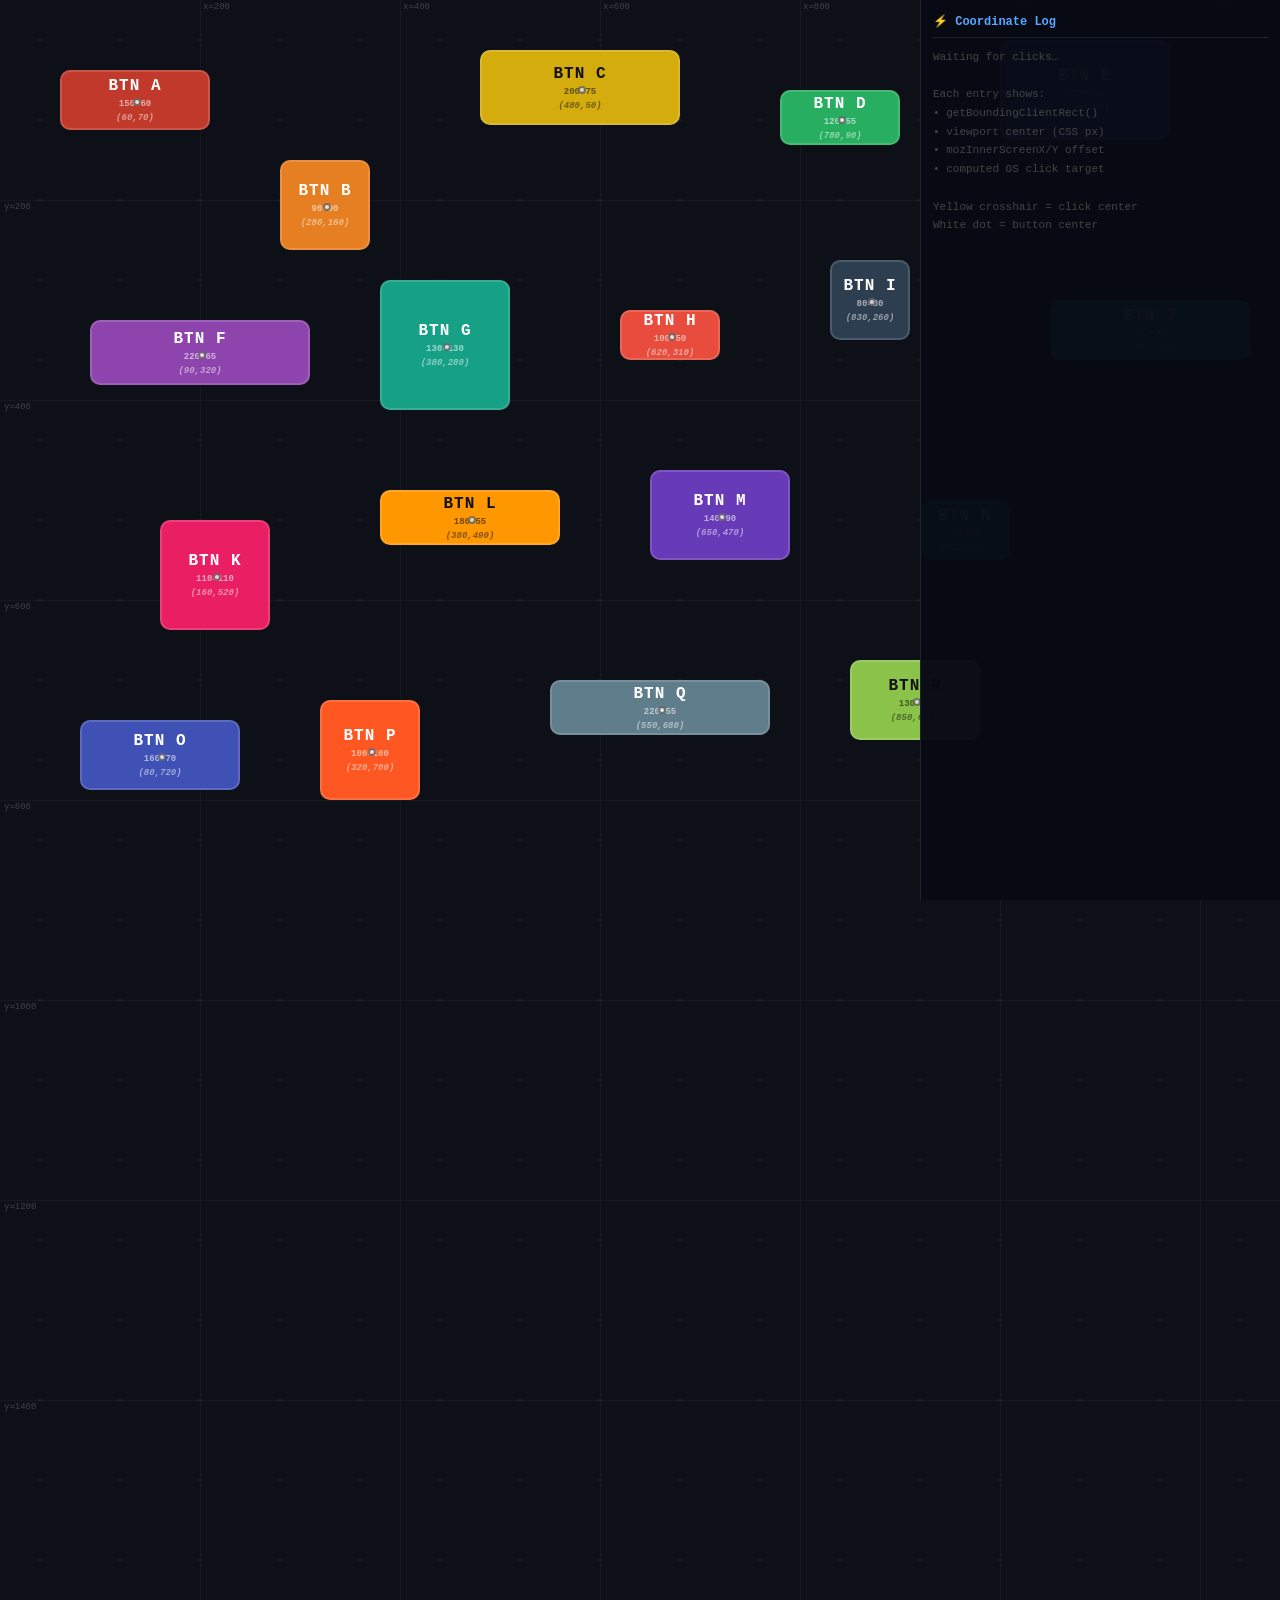
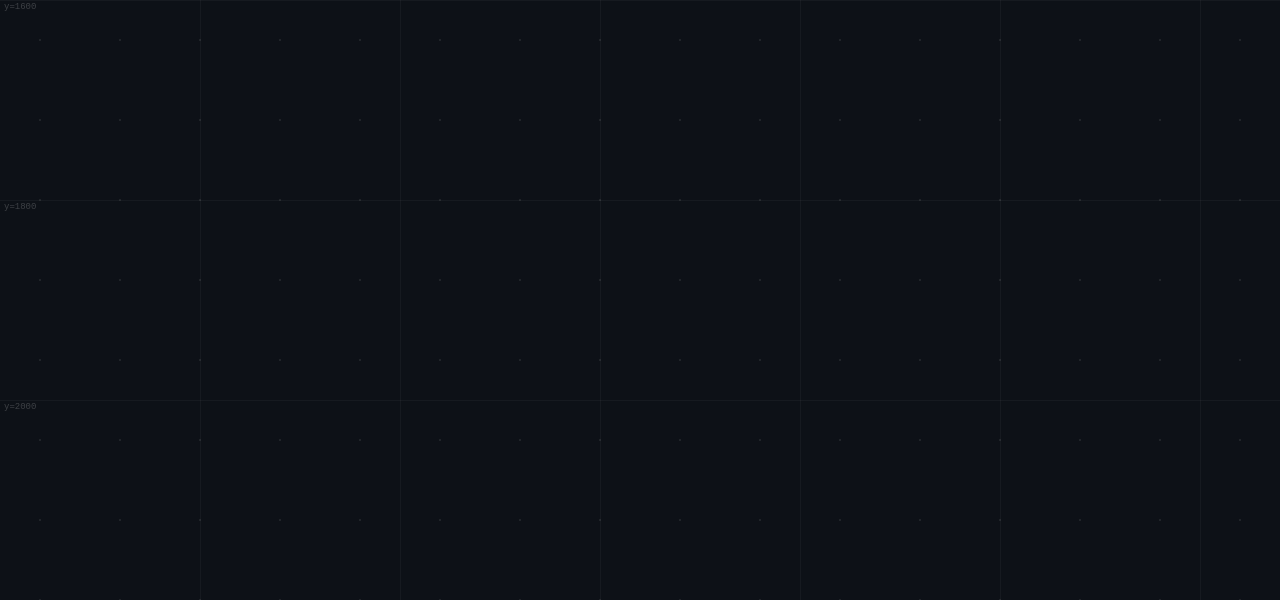
<file: test/coord-test/coord-test.html>
<!DOCTYPE html>
<html>
<head>
  <meta charset="UTF-8">
  <title>Coordinate Click Test</title>
  <style>
    * { box-sizing: border-box; margin: 0; padding: 0; }

    body {
      width: 2800px;
      height: 2200px;
      background: #0d1117;
      font-family: 'Courier New', monospace;
      position: relative;
    }

    /* dot grid */
    body::before {
      content: '';
      position: absolute;
      inset: 0;
      background-image: radial-gradient(circle, rgba(255,255,255,0.08) 1px, transparent 1px);
      background-size: 80px 80px;
      pointer-events: none;
    }

    /* axis ruler lines every 200px */
    .ruler-h, .ruler-v {
      position: absolute;
      background: rgba(255,255,255,0.04);
      pointer-events: none;
    }
    .ruler-h { height: 1px; left: 0; right: 0; }
    .ruler-v { width: 1px; top: 0; bottom: 0; }

    .ruler-label {
      position: absolute;
      font-size: 9px;
      color: rgba(255,255,255,0.2);
      font-family: monospace;
      pointer-events: none;
      user-select: none;
    }

    .btn {
      position: absolute;
      border: 2px solid rgba(255,255,255,0.15);
      border-radius: 10px;
      cursor: pointer;
      font-family: 'Courier New', monospace;
      font-weight: bold;
      color: white;
      transition: filter 0.15s, transform 0.15s;
      display: flex;
      flex-direction: column;
      align-items: center;
      justify-content: center;
      gap: 4px;
      user-select: none;
    }
    .btn .lbl  { font-size: 16px; font-weight: 900; letter-spacing: 1px; }
    .btn .dims { font-size: 9px;  opacity: 0.6; }
    .btn .pos  { font-size: 9px;  opacity: 0.5; font-style: italic; }

    .btn:hover { filter: brightness(1.4); transform: scale(1.04); }

    .btn.highlighted {
      border-color: #fff !important;
      filter: brightness(1.6) !important;
      box-shadow: 0 0 0 4px rgba(255,255,255,0.4), 0 0 30px currentColor;
      z-index: 500 !important;
    }

    .btn.clicked-anim {
      animation: pop 0.4s ease-out;
    }
    @keyframes pop {
      0%   { transform: scale(1); }
      40%  { transform: scale(1.14); }
      100% { transform: scale(1); }
    }

    /* center dot on each button */
    .center-dot {
      position: absolute;
      width: 8px; height: 8px;
      background: rgba(255,255,255,0.7);
      border: 2px solid rgba(0,0,0,0.5);
      border-radius: 50%;
      transform: translate(-50%, -50%);
      pointer-events: none;
    }

    /* crosshair marker drawn at click center */
    .xhair {
      position: absolute;
      pointer-events: none;
      transform: translate(-50%, -50%);
      z-index: 9000;
    }
    .xhair::before, .xhair::after {
      content: ''; position: absolute; background: #ff0;
    }
    .xhair::before { width: 2px; height: 32px; left: 15px; top: 0;  opacity: 0.9; }
    .xhair::after  { width: 32px; height: 2px; left: 0;  top: 15px; opacity: 0.9; }
    .xhair-ring {
      position: absolute;
      width: 32px; height: 32px;
      border: 2px solid #ff0;
      border-radius: 50%;
      opacity: 0.6;
    }
    .xhair-label {
      position: absolute;
      top: 36px; left: 50%;
      transform: translateX(-50%);
      white-space: nowrap;
      font-size: 10px;
      font-family: monospace;
      color: #ff0;
      background: rgba(0,0,0,0.7);
      padding: 2px 5px;
      border-radius: 3px;
    }

    /* ── Log panel (fixed, always visible) ── */
    #log {
      position: fixed;
      top: 0; right: 0;
      width: 360px; height: 100vh;
      background: rgba(8, 10, 20, 0.97);
      border-left: 1px solid #1e2530;
      padding: 14px 12px;
      overflow-y: auto;
      z-index: 9999;
      display: flex;
      flex-direction: column;
      gap: 0;
    }
    #log-title {
      color: #58a6ff;
      font-size: 12px;
      font-weight: bold;
      margin-bottom: 10px;
      padding-bottom: 8px;
      border-bottom: 1px solid #1e2530;
      flex-shrink: 0;
    }
    #log-entries { flex: 1; overflow-y: auto; }

    .entry {
      margin-bottom: 12px;
      padding: 10px;
      background: rgba(255,255,255,0.03);
      border-left: 3px solid #444;
      border-radius: 0 5px 5px 0;
      font-size: 10.5px;
      line-height: 1.55;
    }
    .entry.native-entry  { border-left-color: #58a6ff; }
    .entry.dom-entry     { border-left-color: #3fb950; }

    .entry .etitle { font-size: 12px; font-weight: bold; color: #fff; margin-bottom: 7px; }
    .entry .row  { margin: 1px 0; }
    .entry .k    { color: #8b949e; display: inline-block; width: 72px; }
    .entry .v    { color: #7ee787; font-weight: bold; }
    .entry .fml  { color: #d29922; font-size: 9.5px; margin-top: 5px; line-height: 1.4; }
    .entry .out  { color: #ff0; font-size: 12px; font-weight: bold; margin-top: 6px; }
    .entry .note { color: #8b949e; font-size: 9px; margin-top: 4px; }

    .placeholder { color: #444; font-size: 11px; line-height: 1.7; }
  </style>
</head>
<body>

<div id="log">
  <div id="log-title">⚡ Coordinate Log</div>
  <div id="log-entries">
    <div class="placeholder">
      Waiting for clicks…<br><br>
      Each entry shows:<br>
      • getBoundingClientRect()<br>
      • viewport center (CSS px)<br>
      • mozInnerScreenX/Y offset<br>
      • computed OS click target<br><br>
      Yellow crosshair = click center<br>
      White dot = button center
    </div>
  </div>
</div>

<script>
// ── Button definitions (id, x, y, w, h, color) ──
var BTNS = [
  { id:'A', x:60,   y:70,   w:150, h:60,  bg:'#c0392b' },
  { id:'B', x:280,  y:160,  w:90,  h:90,  bg:'#e67e22' },
  { id:'C', x:480,  y:50,   w:200, h:75,  bg:'#d4ac0d', fg:'#111' },
  { id:'D', x:780,  y:90,   w:120, h:55,  bg:'#27ae60' },
  { id:'E', x:1000, y:40,   w:170, h:100, bg:'#2980b9' },
  { id:'F', x:90,   y:320,  w:220, h:65,  bg:'#8e44ad' },
  { id:'G', x:380,  y:280,  w:130, h:130, bg:'#16a085' },
  { id:'H', x:620,  y:310,  w:100, h:50,  bg:'#e74c3c' },
  { id:'I', x:830,  y:260,  w:80,  h:80,  bg:'#2c3e50' },
  { id:'J', x:1050, y:300,  w:200, h:60,  bg:'#1abc9c' },
  { id:'K', x:160,  y:520,  w:110, h:110, bg:'#e91e63' },
  { id:'L', x:380,  y:490,  w:180, h:55,  bg:'#ff9800', fg:'#111' },
  { id:'M', x:650,  y:470,  w:140, h:90,  bg:'#673ab7' },
  { id:'N', x:920,  y:500,  w:90,  h:60,  bg:'#009688' },
  { id:'O', x:80,   y:720,  w:160, h:70,  bg:'#3f51b5' },
  { id:'P', x:320,  y:700,  w:100, h:100, bg:'#ff5722' },
  { id:'Q', x:550,  y:680,  w:220, h:55,  bg:'#607d8b' },
  { id:'R', x:850,  y:660,  w:130, h:80,  bg:'#8bc34a', fg:'#111' },
  // Horizontal scroll zone (x > viewport width ~1974px)
  { id:'S', x:2050, y:80,   w:160, h:80,  bg:'#e91e63' },
  { id:'T', x:2250, y:220,  w:120, h:120, bg:'#ff9800', fg:'#111' },
  { id:'U', x:2500, y:120,  w:200, h:90,  bg:'#00bcd4', fg:'#111' },
  { id:'V', x:2050, y:500,  w:180, h:70,  bg:'#9c27b0' },
  { id:'W', x:2350, y:600,  w:140, h:100, bg:'#4caf50', fg:'#111' },
];

// Draw ruler lines
for (var n = 200; n < 2200; n += 200) {
  var rh = document.createElement('div'); rh.className='ruler-h';
  rh.style.top = n+'px';
  document.body.appendChild(rh);
  var lh = document.createElement('div'); lh.className='ruler-label';
  lh.style.top = (n+2)+'px'; lh.style.left='4px';
  lh.textContent='y='+n;
  document.body.appendChild(lh);
}
for (var n = 200; n < 2800; n += 200) {
  var rv = document.createElement('div'); rv.className='ruler-v';
  rv.style.left = n+'px';
  document.body.appendChild(rv);
  var lv = document.createElement('div'); lv.className='ruler-label';
  lv.style.left = (n+3)+'px'; lv.style.top='2px';
  lv.textContent='x='+n;
  document.body.appendChild(lv);
}

var clickCount = 0;

BTNS.forEach(function(b) {
  var el = document.createElement('button');
  el.className = 'btn';
  el.id = 'btn-'+b.id;
  el.dataset.bid = b.id;
  el.style.cssText = 'left:'+b.x+'px;top:'+b.y+'px;width:'+b.w+'px;height:'+b.h+'px;background:'+b.bg+';'+(b.fg?'color:'+b.fg+';':'');

  el.innerHTML =
    '<span class="lbl">BTN '+b.id+'</span>' +
    '<span class="dims">'+b.w+'&times;'+b.h+'</span>' +
    '<span class="pos">('+b.x+','+b.y+')</span>';

  // center dot
  var dot = document.createElement('div');
  dot.className = 'center-dot';
  dot.style.left = (b.w/2)+'px';
  dot.style.top  = (b.h/2)+'px';
  el.appendChild(dot);

  document.body.appendChild(el);

  el.addEventListener('click', function() { recordClick(el, 'dom'); });
});

function recordClick(el, source, serverX, serverY) {
  clickCount++;
  var r = el.getBoundingClientRect();
  var cx = r.left + r.width  / 2;
  var cy = r.top  + r.height / 2;

  var mx = (typeof window.mozInnerScreenX !== 'undefined') ? window.mozInnerScreenX : null;
  var my = (typeof window.mozInnerScreenY !== 'undefined') ? window.mozInnerScreenY : null;
  var sx = window.screenX, sy = window.screenY;
  var rawCh  = window.outerHeight - window.innerHeight;
  var effCh  = Math.min(rawCh, 150);
  var scroll = { x: window.scrollX, y: window.scrollY };

  var hasMoz = (mx !== null);
  var osX, osY, formula;
  if (hasMoz) {
    osX = Math.round(mx + r.left + r.width/2);
    osY = Math.round(my + r.top  + r.height/2);
    formula =
      'mozInnerScreenX('+Math.round(mx)+') + rectLeft('+Math.round(r.left)+') + w/2('+Math.round(r.width/2)+')\n' +
      'mozInnerScreenY('+Math.round(my)+') + rectTop(' +Math.round(r.top) +') + h/2('+Math.round(r.height/2)+')';
  } else {
    osX = Math.round(sx + r.left + r.width/2);
    osY = Math.round(sy + effCh + r.top + r.height/2);
    formula =
      'screenX('+sx+') + rectLeft('+Math.round(r.left)+') + w/2('+Math.round(r.width/2)+')\n' +
      'screenY('+sy+') + effCh('+effCh+') + rectTop('+Math.round(r.top)+') + h/2('+Math.round(r.height/2)+')';
  }

  // highlight button
  document.querySelectorAll('.btn.highlighted').forEach(function(b){ b.classList.remove('highlighted','clicked-anim'); });
  el.classList.add('highlighted','clicked-anim');

  // crosshair at document-absolute center
  document.querySelectorAll('.xhair').forEach(function(c){ c.remove(); });
  var xh = document.createElement('div');
  xh.className = 'xhair';
  xh.style.left = (r.left + r.width/2  + scroll.x) + 'px';
  xh.style.top  = (r.top  + r.height/2 + scroll.y) + 'px';
  var ring = document.createElement('div'); ring.className='xhair-ring'; xh.appendChild(ring);
  var xlbl = document.createElement('div'); xlbl.className='xhair-label';
  xlbl.textContent = '('+Math.round(r.left+r.width/2)+', '+Math.round(r.top+r.height/2)+') viewport';
  xh.appendChild(xlbl);
  document.body.appendChild(xh);

  // log entry
  var isNative = (source === 'native');
  var entry = document.createElement('div');
  entry.className = 'entry ' + (isNative ? 'native-entry' : 'dom-entry');

  var serverRow = '';
  if (serverX !== undefined) {
    var match = (serverX === osX && serverY === osY) ? ' ✓ match' : ' ⚠ differs from page calc';
    serverRow = '<div class="row"><span class="k">server→</span><span class="v" style="color:#f7d">(' + serverX+','+serverY+')'+match+'</span></div>';
  }

  entry.innerHTML =
    '<div class="etitle">#'+clickCount+' '+(isNative?'⚡ native_click':'🖱 dom click')+' — BTN '+el.dataset.bid+'</div>' +
    '<div class="row"><span class="k">rect</span><span class="v">L='+Math.round(r.left)+' T='+Math.round(r.top)+' '+Math.round(r.width)+'&times;'+Math.round(r.height)+'</span></div>' +
    '<div class="row"><span class="k">center</span><span class="v">('+Math.round(cx)+', '+Math.round(cy)+') viewport CSS</span></div>' +
    '<div class="row"><span class="k">scroll</span><span class="v">('+scroll.x+', '+scroll.y+')</span></div>' +
    '<div class="row"><span class="k">method</span><span class="v">'+(hasMoz?'mozInnerScreen':'screenXY+chrome')+'</span></div>' +
    (hasMoz?
      '<div class="row"><span class="k">mozScreen</span><span class="v">('+Math.round(mx)+', '+Math.round(my)+')</span></div>':
      '<div class="row"><span class="k">screenXY</span><span class="v">('+sx+', '+sy+')</span></div>'+
      '<div class="row"><span class="k">effCh</span><span class="v">'+effCh+'px (raw='+rawCh+')</span></div>'
    ) +
    serverRow +
    '<div class="fml">'+formula+'</div>' +
    '<div class="out">→ OS target: ('+osX+', '+osY+')</div>' +
    '<div class="note">scroll: ('+scroll.x+','+scroll.y+') | dpr: '+window.devicePixelRatio+' | inner: '+window.innerWidth+'&times;'+window.innerHeight+'</div>';

  var entries = document.getElementById('log-entries');
  // clear placeholder on first entry
  if (clickCount === 1) entries.innerHTML = '';
  entries.insertBefore(entry, entries.firstChild);

  window.__lastClick = { btnId: el.dataset.bid, rect:{left:r.left,top:r.top,width:r.width,height:r.height}, center:{x:cx,y:cy}, os:{x:osX,y:osY}, source };
  return { btnId:el.dataset.bid, osX:osX, osY:osY };
}

// Called from execute_script BEFORE native_click fires — marks which button will be clicked
window.__markTarget = function(btnId) {
  var el = document.getElementById('btn-'+btnId);
  if (!el) return { error:'not found' };
  document.querySelectorAll('.btn.highlighted').forEach(function(b){ b.classList.remove('highlighted'); });
  el.classList.add('highlighted');
  var r = el.getBoundingClientRect();
  return { left:r.left, top:r.top, width:r.width, height:r.height, centerX:r.left+r.width/2, centerY:r.top+r.height/2 };
};

// Called from execute_script AFTER native_click fires — logs it and shows actual server coords
window.__recordNativeClick = function(btnId, serverX, serverY) {
  var el = document.getElementById('btn-'+btnId);
  if (!el) return { error:'not found' };
  return recordClick(el, 'native', serverX, serverY);
};
</script>
</body>
</html>
</file>
<file: onboarding/onboarding.css>
* {
  margin: 0;
  padding: 0;
  box-sizing: border-box;
}

body {
  font-family: -apple-system, BlinkMacSystemFont, 'Segoe UI', Roboto, sans-serif;
  background-color: #0d0d14;
  color: #e0e0e8;
  font-size: 15px;
  line-height: 1.6;
  min-height: 100vh;
  display: flex;
  justify-content: center;
  padding: 48px 20px;
}

.container {
  max-width: 640px;
  width: 100%;
}

/* Header */
.header {
  text-align: center;
  margin-bottom: 32px;
  padding-bottom: 28px;
  border-bottom: 1px solid #1e1e2e;
}

.header svg {
  margin-bottom: 14px;
}

.header h1 {
  font-size: 26px;
  font-weight: 700;
  color: #00E5D0;
  margin-bottom: 4px;
  letter-spacing: -0.3px;
}

.subtitle {
  font-size: 13px;
  color: #555;
}

/* Sections */
.section {
  background-color: #111118;
  border: 1px solid #1e1e2e;
  border-radius: 12px;
  padding: 22px 24px;
  margin-bottom: 16px;
}

.section h2 {
  font-size: 15px;
  font-weight: 600;
  color: #00E5D0;
  margin-bottom: 12px;
  text-transform: uppercase;
  letter-spacing: 0.5px;
}

.section p {
  color: #aaa;
  margin-bottom: 12px;
  font-size: 14px;
}

.section p:last-child {
  margin-bottom: 0;
}

.highlight {
  background-color: rgba(0, 229, 208, 0.06);
  border: 1px solid rgba(0, 229, 208, 0.2);
  border-radius: 8px;
  padding: 10px 14px;
  color: #00E5D0 !important;
  font-size: 13px;
}

/* Capabilities */
.capability {
  display: flex;
  gap: 14px;
  align-items: flex-start;
  padding: 12px 0;
  border-bottom: 1px solid #1a1a28;
}

.capability:last-child {
  border-bottom: none;
  padding-bottom: 0;
}

.cap-icon {
  font-size: 20px;
  min-width: 30px;
  text-align: center;
  padding-top: 1px;
  opacity: 0.7;
}

.capability strong {
  display: block;
  color: #ddd;
  font-size: 13px;
  font-weight: 600;
  margin-bottom: 2px;
}

.capability span {
  color: #666;
  font-size: 12px;
  line-height: 1.5;
}

/* Risk section */
.risk-section {
  border-color: rgba(251, 191, 36, 0.25);
  background-color: #111118;
}

.risk-heading {
  display: flex;
  align-items: center;
  gap: 10px;
  margin-bottom: 12px;
}

.risk-icon {
  font-size: 18px;
}

.risk-section h2 {
  color: #fbbf24;
  margin-bottom: 0;
  text-transform: none;
  font-size: 17px;
  letter-spacing: 0;
}

.risk-intro {
  color: #aaa;
  font-size: 14px;
  margin-bottom: 16px;
}

.risk-intro strong {
  color: #fbbf24;
}

.risk-box {
  background: rgba(251, 191, 36, 0.05);
  border: 1px dashed rgba(251, 191, 36, 0.3);
  border-radius: 8px;
  padding: 14px 18px;
  margin-bottom: 18px;
}

.risk-box p {
  font-size: 13px;
  color: #888;
  margin-bottom: 10px;
}

.risk-box ul {
  list-style: none;
  padding: 0;
}

.risk-box ul li {
  position: relative;
  padding-left: 18px;
  margin-bottom: 6px;
  color: #ccc;
  font-size: 13px;
}

.risk-box ul li:last-child {
  margin-bottom: 0;
}

.risk-box ul li::before {
  content: "·";
  color: #fbbf24;
  font-weight: bold;
  position: absolute;
  left: 4px;
  font-size: 18px;
  line-height: 1.2;
}

/* Safe tips */
.safe-tips {
  display: flex;
  flex-direction: column;
  gap: 12px;
}

.safe-tip {
  display: flex;
  gap: 12px;
  align-items: flex-start;
}

.tip-icon {
  font-size: 18px;
  min-width: 26px;
  text-align: center;
  padding-top: 1px;
  opacity: 0.8;
}

.safe-tip strong {
  display: block;
  color: #ddd;
  font-size: 13px;
  font-weight: 600;
  margin-bottom: 2px;
}

.safe-tip span {
  color: #666;
  font-size: 12px;
  line-height: 1.5;
}

/* Consent */
.consent-section {
  background-color: #111118;
  border: 1px solid rgba(0, 229, 208, 0.3);
  border-radius: 12px;
  padding: 24px;
  margin-bottom: 40px;
}

.consent-section h2 {
  font-size: 16px;
  font-weight: 700;
  color: #00E5D0;
  margin-bottom: 8px;
}

.consent-intro {
  font-size: 13px;
  color: #666;
  margin-bottom: 16px;
}

.disclaimer-box {
  background-color: rgba(255, 255, 255, 0.03);
  border: 1px solid #2a2a3e;
  border-radius: 6px;
  padding: 12px 14px;
  margin-bottom: 20px;
}

.disclaimer-box p {
  font-size: 11px;
  color: #555;
  line-height: 1.6;
  margin: 0;
}

.disclaimer-box strong {
  color: #666;
}

.checkbox-label {
  display: flex;
  align-items: flex-start;
  gap: 12px;
  cursor: pointer;
  margin-bottom: 20px;
  font-size: 14px;
  color: #ccc;
  line-height: 1.5;
}

.checkbox-label input[type="checkbox"] {
  margin-top: 3px;
  width: 17px;
  height: 17px;
  min-width: 17px;
  accent-color: #00E5D0;
  cursor: pointer;
}

.enable-btn {
  background-color: #00E5D0;
  color: #0d0d14;
  border: none;
  padding: 12px 32px;
  border-radius: 8px;
  font-size: 15px;
  font-weight: 700;
  cursor: pointer;
  transition: opacity 0.2s;
  width: 100%;
  letter-spacing: 0.2px;
}

.enable-btn:hover:not(:disabled) {
  opacity: 0.85;
}

.enable-btn:disabled {
  opacity: 0.25;
  cursor: not-allowed;
}

.revoke-note {
  margin-top: 12px;
  font-size: 12px;
  color: #444;
  text-align: center;
}
</file>
<file: popup/popup.css>
* {
  margin: 0;
  padding: 0;
  box-sizing: border-box;
}

.hidden {
  display: none !important;
}

body {
  width: 350px;
  font-family: -apple-system, BlinkMacSystemFont, 'Segoe UI', Roboto, Oxygen, Ubuntu, Cantarell, sans-serif;
  background-color: #1a1a2e;
  color: #eee;
  font-size: 14px;
}

.container {
  padding: 10px 12px;
}

.header {
  display: flex;
  align-items: center;
  gap: 12px;
  margin-bottom: 12px;
  padding-bottom: 10px;
  border-bottom: 1px solid #2a2a3e;
}

.logo svg {
  display: block;
}

.title h1 {
  font-size: 20px;
  font-weight: 600;
  color: #ff6b35;
  margin-bottom: 2px;
}

.subtitle {
  font-size: 12px;
  color: #888;
  font-weight: 400;
}

.status-section {
  display: flex;
  flex-direction: column;
  gap: 6px;
  margin-bottom: 10px;
}

.status-row {
  display: flex;
  align-items: center;
  gap: 10px;
}

.connection-time {
  font-size: 11px;
  color: #28a745;
  padding-left: 2px;
}

.connection-time.hidden {
  display: none;
}

.status-label {
  font-weight: 500;
  color: #aaa;
}

.status-badge {
  padding: 4px 12px;
  border-radius: 12px;
  font-size: 12px;
  font-weight: 600;
  text-transform: uppercase;
  letter-spacing: 0.5px;
}

.status-badge.connected {
  background-color: rgba(40, 167, 69, 0.2);
  color: #28a745;
  border: 1px solid #28a745;
}

.status-badge.connecting {
  background-color: rgba(255, 193, 7, 0.2);
  color: #ffc107;
  border: 1px solid #ffc107;
}

.status-badge.disconnected {
  background-color: rgba(220, 53, 69, 0.2);
  color: #dc3545;
  border: 1px solid #dc3545;
}

/* Session Section */
.session-section {
  background-color: #16213e;
  border: 1px solid #2a2a3e;
  border-radius: 8px;
  padding: 10px;
  margin-bottom: 10px;
}

.session-header {
  margin-bottom: 8px;
}

.session-info {
  display: flex;
  flex-direction: column;
  gap: 4px;
}

.session-project {
  font-size: 14px;
  font-weight: 600;
  color: #ff6b35;
  word-break: break-all;
}

.session-details {
  font-size: 11px;
  color: #888;
  font-family: 'Courier New', monospace;
}

.session-none {
  font-size: 12px;
  color: #666;
  font-style: italic;
}

.info-section {
  background-color: #16213e;
  border: 1px solid #2a2a3e;
  border-radius: 8px;
  padding: 10px;
  margin-bottom: 10px;
}

.info-row {
  display: flex;
  justify-content: space-between;
  align-items: center;
  padding: 6px 0;
}

.info-row:not(:last-child) {
  border-bottom: 1px solid #2a2a3e;
}

.info-label {
  font-weight: 500;
  color: #aaa;
  font-size: 13px;
}

.info-value {
  color: #eee;
  font-size: 13px;
  font-family: 'Courier New', monospace;
}

.description {
  padding: 12px;
  background-color: rgba(255, 107, 53, 0.05);
  border-left: 3px solid #ff6b35;
  border-radius: 4px;
  margin-bottom: 16px;
}

.description p {
  font-size: 13px;
  line-height: 1.6;
  color: #ccc;
}

.footer {
  padding-top: 12px;
  border-top: 1px solid #2a2a3e;
}

.footer p {
  font-size: 11px;
  color: #888;
  line-height: 1.5;
}

.footer code {
  background-color: #16213e;
  color: #ff6b35;
  padding: 2px 6px;
  border-radius: 3px;
  font-size: 10px;
  font-family: 'Courier New', monospace;
}

/* Tab Section */
.tab-section {
  background-color: #16213e;
  border: 1px solid #2a2a3e;
  border-radius: 8px;
  padding: 10px;
  margin-bottom: 10px;
}

.tab-header {
  display: flex;
  justify-content: space-between;
  align-items: center;
  margin-bottom: 8px;
}

.tab-badge {
  padding: 3px 10px;
  border-radius: 10px;
  font-size: 11px;
  font-weight: 600;
  text-transform: uppercase;
  letter-spacing: 0.5px;
}

.tab-badge.ready {
  background-color: rgba(40, 167, 69, 0.2);
  color: #28a745;
  border: 1px solid #28a745;
}

.tab-badge.not-ready {
  background-color: rgba(255, 193, 7, 0.2);
  color: #ffc107;
  border: 1px solid #ffc107;
}

.tab-badge.protected {
  background-color: rgba(108, 117, 125, 0.2);
  color: #6c757d;
  border: 1px solid #6c757d;
}

.tab-id-row {
  display: flex;
  align-items: center;
  gap: 8px;
  margin-bottom: 6px;
}

.tab-id-value {
  font-size: 12px;
  font-family: monospace;
  color: #ccc;
  flex: 1;
}


.tab-info {
  font-size: 11px;
  color: #888;
  white-space: nowrap;
  overflow: hidden;
  text-overflow: ellipsis;
  max-width: 100%;
}

.reload-notice {
  display: flex;
  align-items: center;
  justify-content: space-between;
  margin-top: 10px;
  padding: 8px 10px;
  background-color: rgba(255, 193, 7, 0.1);
  border: 1px solid rgba(255, 193, 7, 0.3);
  border-radius: 4px;
  font-size: 11px;
  color: #ffc107;
}

.reload-notice.hidden {
  display: none;
}

.reload-btn {
  background-color: #ff6b35;
  color: #fff;
  border: none;
  padding: 5px 12px;
  border-radius: 4px;
  font-size: 11px;
  font-weight: 600;
  cursor: pointer;
  transition: background-color 0.2s;
}

.reload-btn:hover {
  background-color: #e55a2b;
}

/* Buffer Section */
.buffer-section {
  background-color: #16213e;
  border: 1px solid #2a2a3e;
  border-radius: 8px;
  padding: 12px;
  margin-bottom: 16px;
}

.buffer-header {
  display: flex;
  justify-content: space-between;
  align-items: center;
  margin-bottom: 12px;
}

.clear-btn {
  background-color: transparent;
  color: #dc3545;
  border: 1px solid #dc3545;
  padding: 4px 10px;
  border-radius: 4px;
  font-size: 11px;
  font-weight: 500;
  cursor: pointer;
  transition: all 0.2s;
}

.clear-btn:hover {
  background-color: rgba(220, 53, 69, 0.2);
}

.clear-btn:disabled {
  opacity: 0.5;
  cursor: not-allowed;
}

.buffer-grid {
  display: grid;
  grid-template-columns: repeat(4, 1fr);
  gap: 8px;
}

.buffer-stat {
  display: flex;
  flex-direction: column;
  align-items: center;
  padding: 8px 4px;
  background-color: rgba(255, 255, 255, 0.03);
  border-radius: 4px;
}

.buffer-count {
  font-size: 18px;
  font-weight: 600;
  color: #ff6b35;
}

.buffer-label {
  font-size: 10px;
  color: #888;
  margin-top: 2px;
}

/* Settings Section */
.settings-section {
  background-color: #16213e;
  border: 1px solid #2a2a3e;
  border-radius: 8px;
  padding: 12px;
  margin-bottom: 16px;
}

.setting-row {
  display: flex;
  justify-content: space-between;
  align-items: center;
}

.setting-info {
  display: flex;
  flex-direction: column;
  gap: 2px;
}

.setting-label {
  font-weight: 500;
  color: #eee;
  font-size: 13px;
}

.setting-description {
  font-size: 11px;
  color: #888;
}

.setting-warning {
  margin-top: 10px;
  padding: 8px 10px;
  background-color: rgba(255, 193, 7, 0.1);
  border: 1px solid rgba(255, 193, 7, 0.3);
  border-radius: 4px;
  font-size: 11px;
  color: #ffc107;
  display: flex;
  align-items: center;
  gap: 6px;
}

.setting-warning::before {
  content: "\26A0";
  font-size: 12px;
}

.setting-warning.hidden {
  display: none;
}

/* Toggle Switch */
.toggle {
  position: relative;
  display: inline-block;
  width: 40px;
  height: 22px;
}

.toggle input {
  opacity: 0;
  width: 0;
  height: 0;
}

.toggle-slider {
  position: absolute;
  cursor: pointer;
  top: 0;
  left: 0;
  right: 0;
  bottom: 0;
  background-color: #3a3a4e;
  transition: 0.2s;
  border-radius: 22px;
}

.toggle-slider:before {
  position: absolute;
  content: "";
  height: 16px;
  width: 16px;
  left: 3px;
  bottom: 3px;
  background-color: #888;
  transition: 0.2s;
  border-radius: 50%;
}

.toggle input:checked + .toggle-slider {
  background-color: rgba(255, 107, 53, 0.3);
}

.toggle input:checked + .toggle-slider:before {
  background-color: #ff6b35;
  transform: translateX(18px);
}

/* Connect Section */
.connect-section {
  background-color: #16213e;
  border: 1px solid #2a2a3e;
  border-radius: 8px;
  padding: 10px;
  margin-bottom: 10px;
}

.connect-form {
  display: flex;
  gap: 8px;
  align-items: center;
}

.hostport-input {
  flex: 1;
  background-color: #0f0f1a;
  border: 1px solid #3a3a4e;
  border-radius: 4px;
  color: #eee;
  font-family: 'Courier New', monospace;
  font-size: 13px;
  padding: 6px 10px;
  outline: none;
  transition: border-color 0.2s;
}

.hostport-input:focus {
  border-color: #ff6b35;
}

.hostport-input::placeholder {
  color: #555;
}

.connect-btn {
  background-color: #ff6b35;
  color: #fff;
  border: none;
  padding: 6px 14px;
  border-radius: 4px;
  font-size: 13px;
  font-weight: 600;
  cursor: pointer;
  white-space: nowrap;
  transition: background-color 0.2s;
}

.connect-btn:hover {
  background-color: #e55a2b;
}

.disconnect-btn {
  width: 100%;
  background-color: #4a4a5e;
  color: #fff;
  border: none;
  padding: 10px 14px;
  border-radius: 4px;
  font-size: 14px;
  font-weight: 600;
  cursor: pointer;
  transition: background-color 0.2s;
}

.disconnect-btn:hover {
  background-color: #dc3545;
}

/* Consent Required View */
.consent-required {
  padding: 20px 0;
}

.consent-prompt {
  text-align: center;
}

.consent-title {
  font-size: 16px;
  font-weight: 600;
  color: #ffc107;
  margin-bottom: 10px;
}

.consent-desc {
  font-size: 13px;
  color: #999;
  line-height: 1.5;
  margin-bottom: 18px;
}

.consent-required .enable-btn {
  background-color: #ff6b35;
  color: #fff;
  border: none;
  padding: 10px 24px;
  border-radius: 6px;
  font-size: 14px;
  font-weight: 600;
  cursor: pointer;
  transition: background-color 0.2s;
  width: 100%;
}

.consent-required .enable-btn:hover {
  background-color: #e55a2b;
}

/* Revoke button at bottom of main UI */
.consent-granted-section {
  text-align: center;
  margin-bottom: 10px;
}

.revoke-consent-btn {
  background-color: transparent;
  color: #666;
  border: 1px solid #3a3a4e;
  padding: 5px 14px;
  border-radius: 4px;
  font-size: 11px;
  font-weight: 500;
  cursor: pointer;
  transition: all 0.2s;
}

.revoke-consent-btn:hover {
  color: #dc3545;
  border-color: #dc3545;
  background-color: rgba(220, 53, 69, 0.1);
}

/* Passive Mode Section */
.passive-section {
  background-color: #16213e;
  border: 1px solid #2a2a3e;
  border-radius: 8px;
  padding: 10px;
  margin-bottom: 10px;
}

.passive-row {
  display: flex;
  justify-content: space-between;
  align-items: center;
}

.passive-controls {
  display: flex;
  align-items: center;
  gap: 10px;
}

.passive-count {
  font-size: 11px;
  color: #ff6b35;
  font-family: 'Courier New', monospace;
}

.passive-hint {
  font-size: 11px;
  color: #555;
  margin-top: 6px;
}

.passive-report-btn {
  margin-top: 8px;
  width: 100%;
  padding: 5px 0;
  background: none;
  border: 1px solid #1e1e2e;
  border-radius: 5px;
  color: #00E5D0;
  font-size: 11px;
  font-weight: 600;
  cursor: pointer;
  letter-spacing: 0.3px;
  transition: background 0.15s;
}

.passive-report-btn:hover {
  background: rgba(0, 229, 208, 0.06);
}











.site-notes {
  margin-top: 8px;
  padding-top: 8px;
  border-top: 1px solid #1e1e2e;
  font-size: 11px;
  color: #777;
  font-family: 'Courier New', monospace;
}

.site-notes .site-notes-none {
  color: #555;
}

.site-notes strong {
  color: #00E5D0;
  font-weight: 600;
}
</file>
<file: report/report.css>
* { margin: 0; padding: 0; box-sizing: border-box; }

body {
  font-family: -apple-system, BlinkMacSystemFont, 'Segoe UI', monospace;
  background: #0d0d14;
  color: #ccc;
  font-size: 13px;
  line-height: 1.5;
  padding: 32px;
}

.container { max-width: 1200px; margin: 0 auto; }

.header { margin-bottom: 28px; padding-bottom: 16px; border-bottom: 1px solid #1e1e2e; }
.header h1 { font-size: 20px; font-weight: 700; color: #00E5D0; margin-bottom: 8px; }

.meta { display: flex; gap: 20px; font-size: 12px; color: #555; }
.meta span::before { content: '·'; margin-right: 6px; color: #333; }
.meta span:first-child::before { content: ''; margin: 0; }

.section { margin-bottom: 32px; }
.section h2 { font-size: 13px; font-weight: 600; color: #00E5D0; text-transform: uppercase; letter-spacing: 0.5px; margin-bottom: 12px; display: flex; align-items: center; gap: 8px; }
.count { font-size: 11px; color: #444; font-weight: 400; text-transform: none; letter-spacing: 0; }

.badges { display: flex; flex-wrap: wrap; gap: 8px; }
.badge { padding: 3px 10px; border-radius: 12px; font-size: 12px; font-weight: 600; border: 1px solid; }

.data-table { width: 100%; border-collapse: collapse; }
.data-table th { text-align: left; padding: 6px 10px; font-size: 11px; font-weight: 600; color: #444; text-transform: uppercase; letter-spacing: 0.5px; border-bottom: 1px solid #1a1a28; }
.data-table td { padding: 6px 10px; border-bottom: 1px solid #111118; vertical-align: top; }
.data-table tr:hover td { background: #111118; }

.domain-cell { color: #e0e0e8; font-weight: 500; max-width: 200px; word-break: break-all; }
.url-cell { color: #666; font-size: 11px; max-width: 500px; word-break: break-all; }
.slowest-cell { font-size: 11px; color: #555; }
.slowest-ms { color: #f59e0b; font-weight: 600; margin-right: 6px; }
.slowest-url { color: #444; }
.slow-ms { color: #f59e0b; font-weight: 700; }

.num { text-align: right; white-space: nowrap; color: #888; }

.method { display: inline-block; padding: 1px 6px; border-radius: 3px; font-size: 10px; font-weight: 700; letter-spacing: 0.3px; margin-right: 2px; }
.method-get { background: #1e3a2e; color: #22c55e; }
.method-post { background: #1e2a3a; color: #60a5fa; }
.method-put { background: #2a1e3a; color: #a78bfa; }
.method-delete { background: #3a1e1e; color: #f87171; }
.method-patch { background: #2a2a1e; color: #fbbf24; }
.method-click { background: #1e2a3a; color: #60a5fa; }
.method-submit { background: #2a1e3a; color: #a78bfa; }

.statuses { white-space: nowrap; }
.statuses span { margin-right: 6px; font-size: 11px; }

.loading, .empty, .none { color: #444; font-style: italic; padding: 12px 0; }
</file>
<file: report/notes.css>
.site { margin-bottom: 30px; border: 1px solid #1a1a28; border-radius: 6px; overflow: hidden; }

.site-head {
  display: flex; align-items: baseline; gap: 12px;
  padding: 10px 14px; background: #111118; border-bottom: 1px solid #1a1a28;
}
.site-head h2 { font-size: 14px; color: #00E5D0; text-transform: none; letter-spacing: 0; margin: 0; }
.site-head .tally { font-size: 11px; color: #555; }
.site-head .age { margin-left: auto; font-size: 11px; color: #444; }

.record { padding: 10px 14px; border-bottom: 1px solid #111118; }
.record:last-child { border-bottom: none; }
.record-key { font-size: 11px; color: #666; font-family: 'Courier New', monospace; margin-bottom: 8px; }

.fact { display: grid; grid-template-columns: 180px 1fr; gap: 12px; padding: 5px 0; align-items: start; }
.fact-name { color: #e0e0e8; font-weight: 600; font-size: 12px; word-break: break-word; }
.fact-value { color: #999; font-size: 12px; white-space: pre-wrap; word-break: break-word; }
.fact-verified { color: #3a3a4a; font-size: 10px; margin-left: 6px; white-space: nowrap; }
.fact-stale .fact-verified { color: #f59e0b; }

.log-entry { display: grid; grid-template-columns: 100px 1fr; gap: 12px; padding: 4px 0; font-size: 12px; }
.log-date { color: #555; font-family: 'Courier New', monospace; }
.log-note { color: #999; white-space: pre-wrap; }

.subhead {
  font-size: 10px; text-transform: uppercase; letter-spacing: 0.6px;
  color: #444; margin: 10px 0 4px;
}

.raw { color: #777; font-size: 12px; white-space: pre-wrap; word-break: break-word; font-family: 'Courier New', monospace; }
</file>
